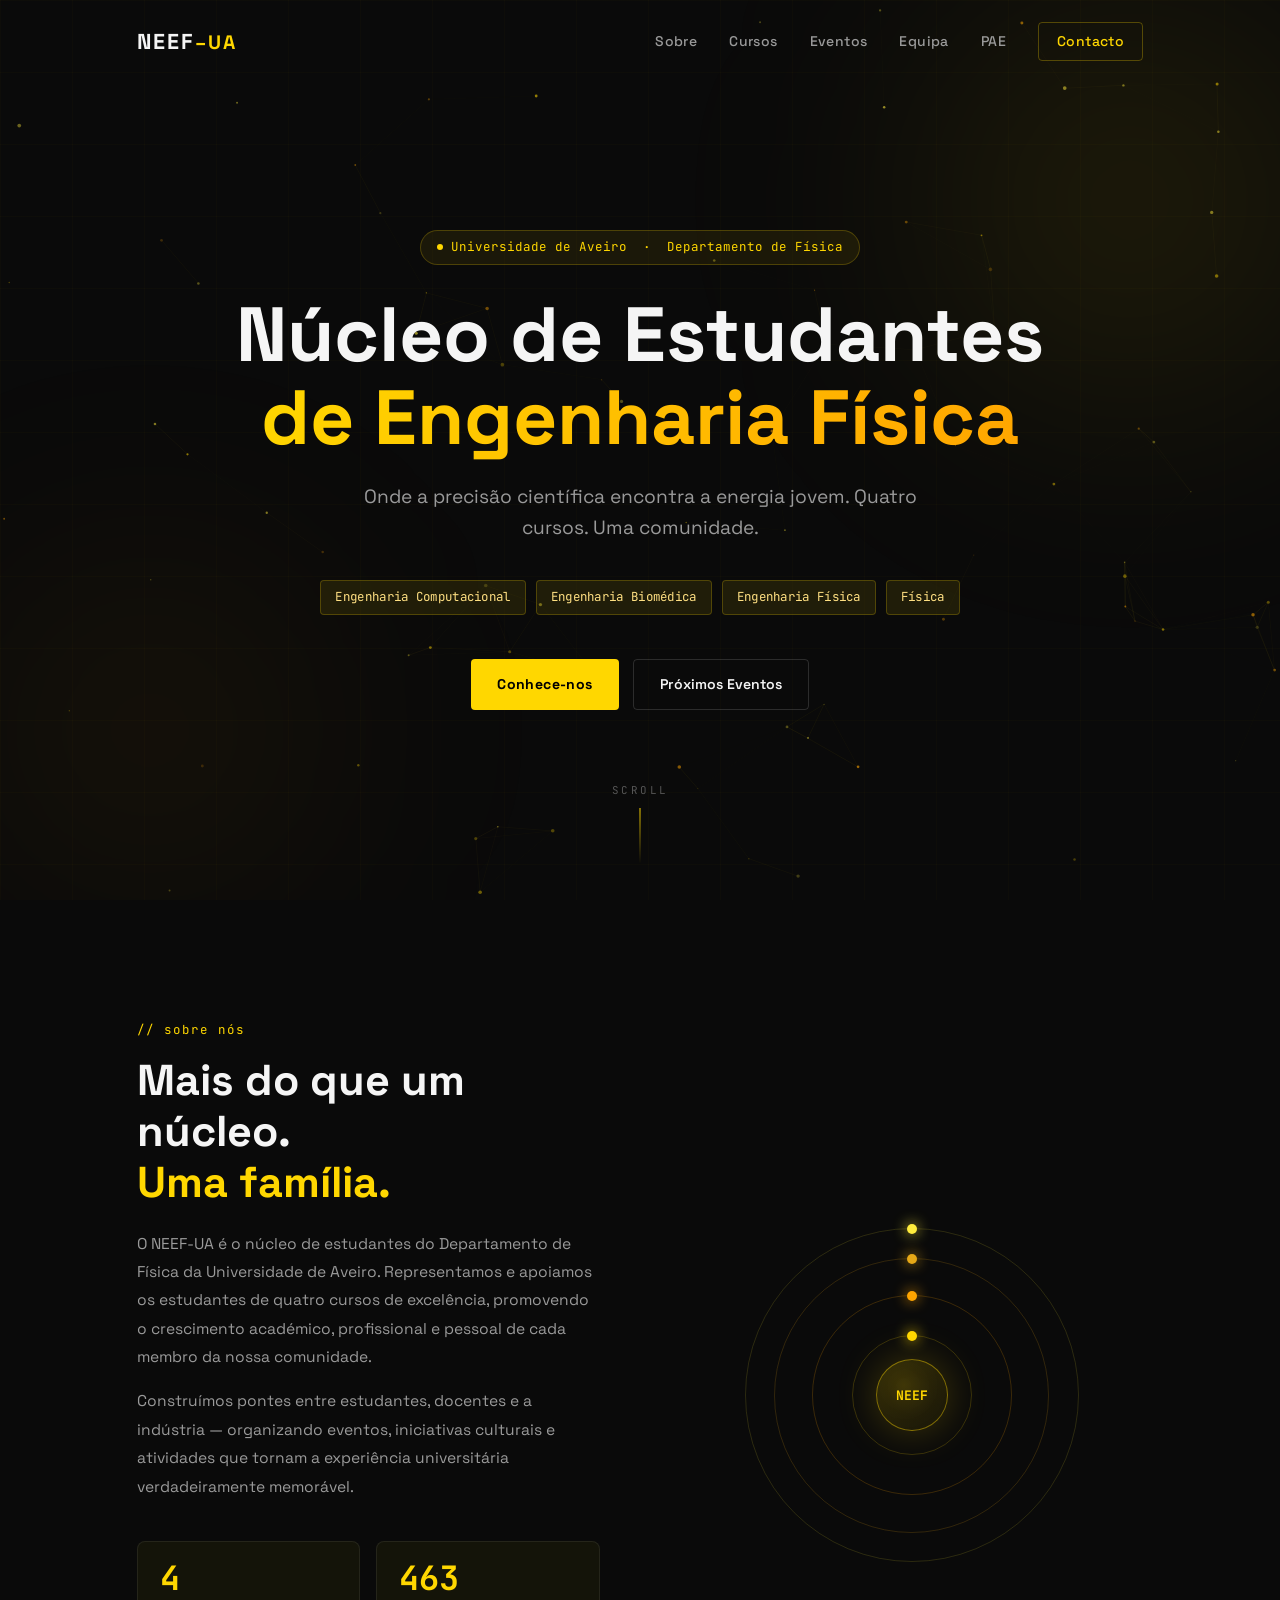
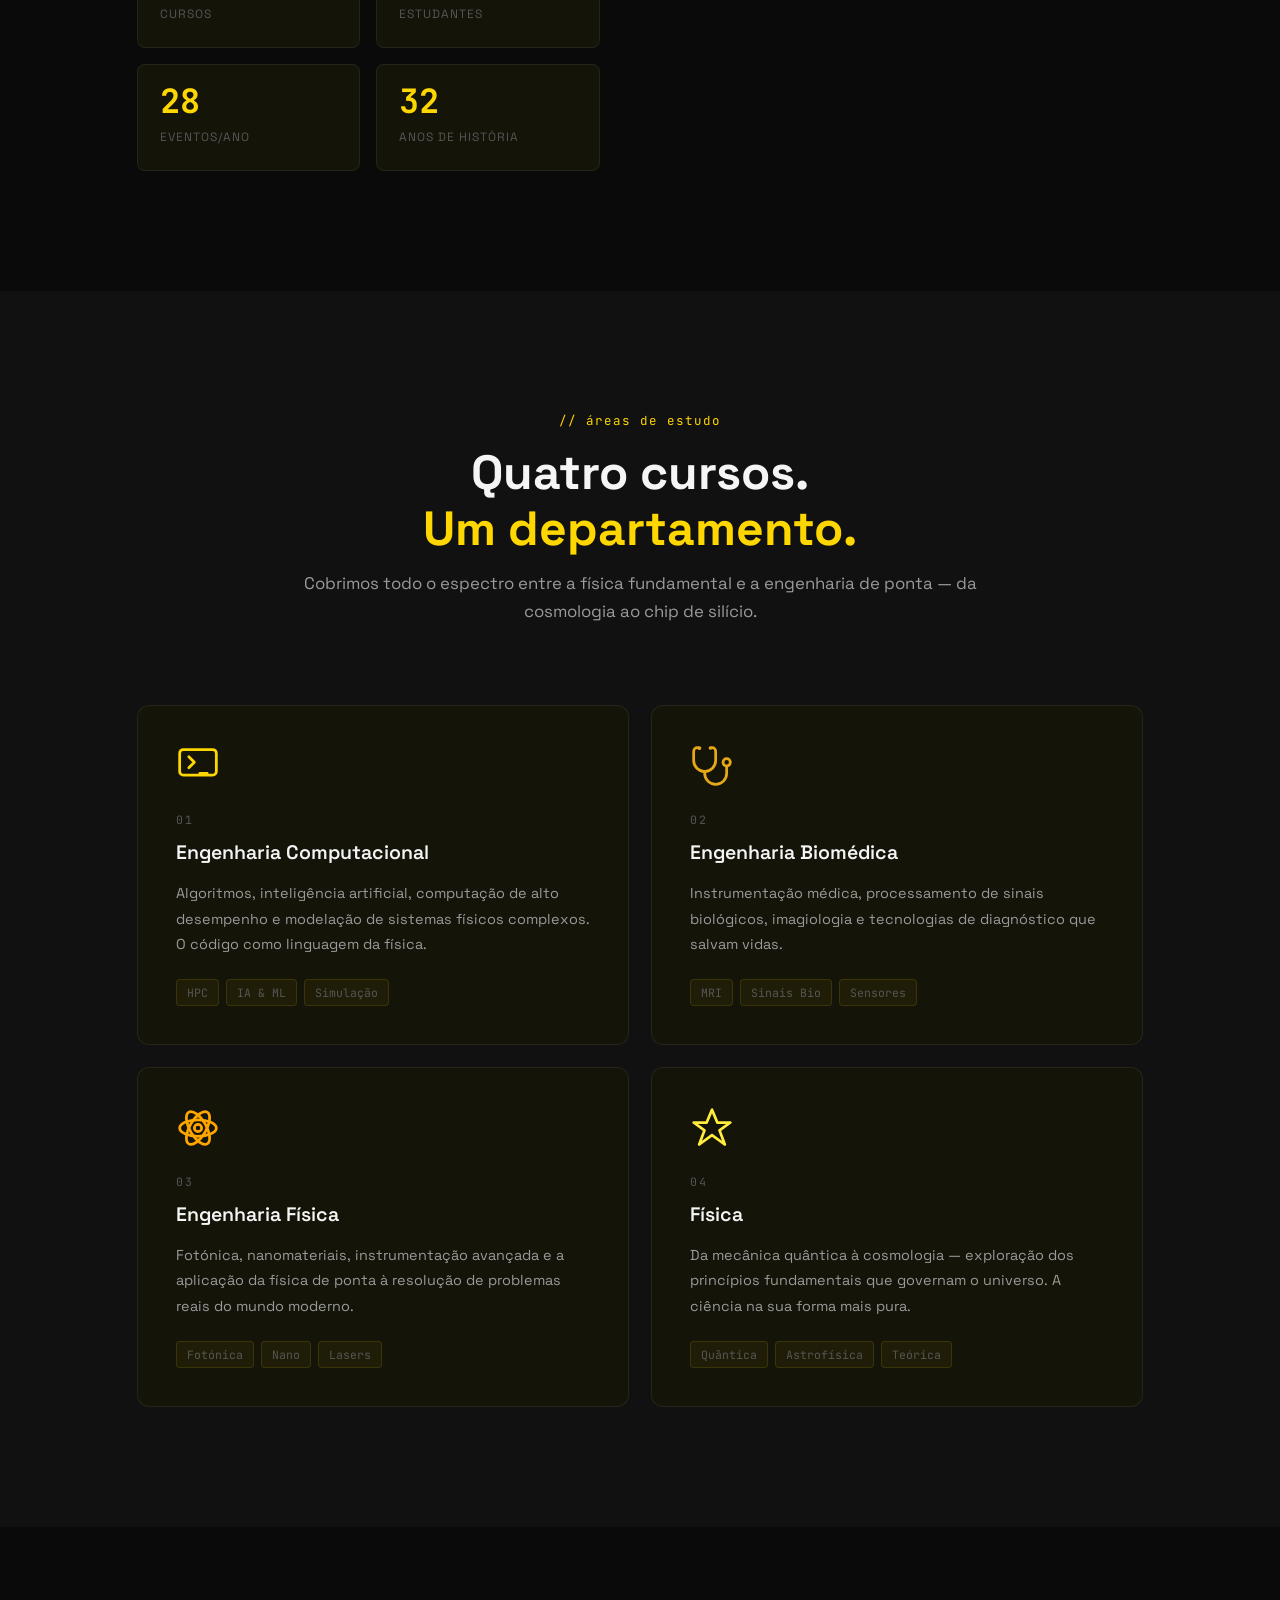
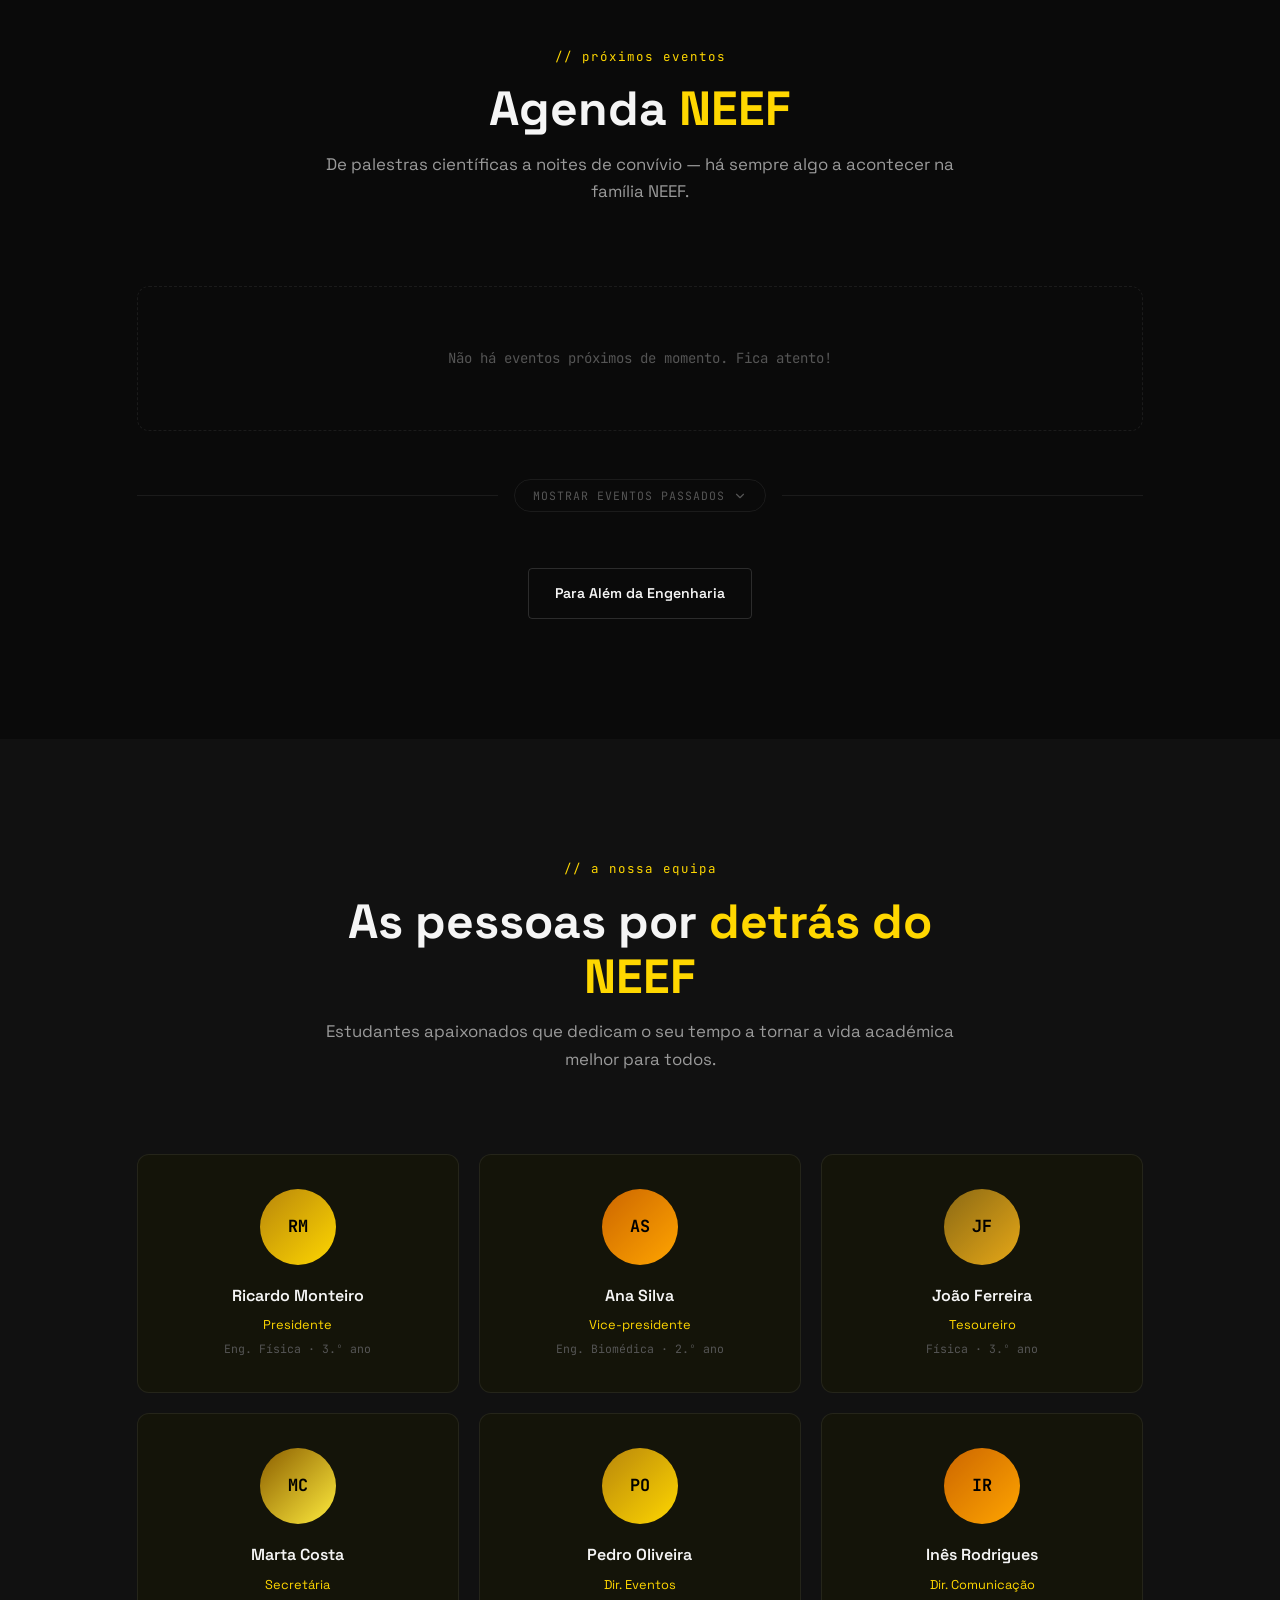
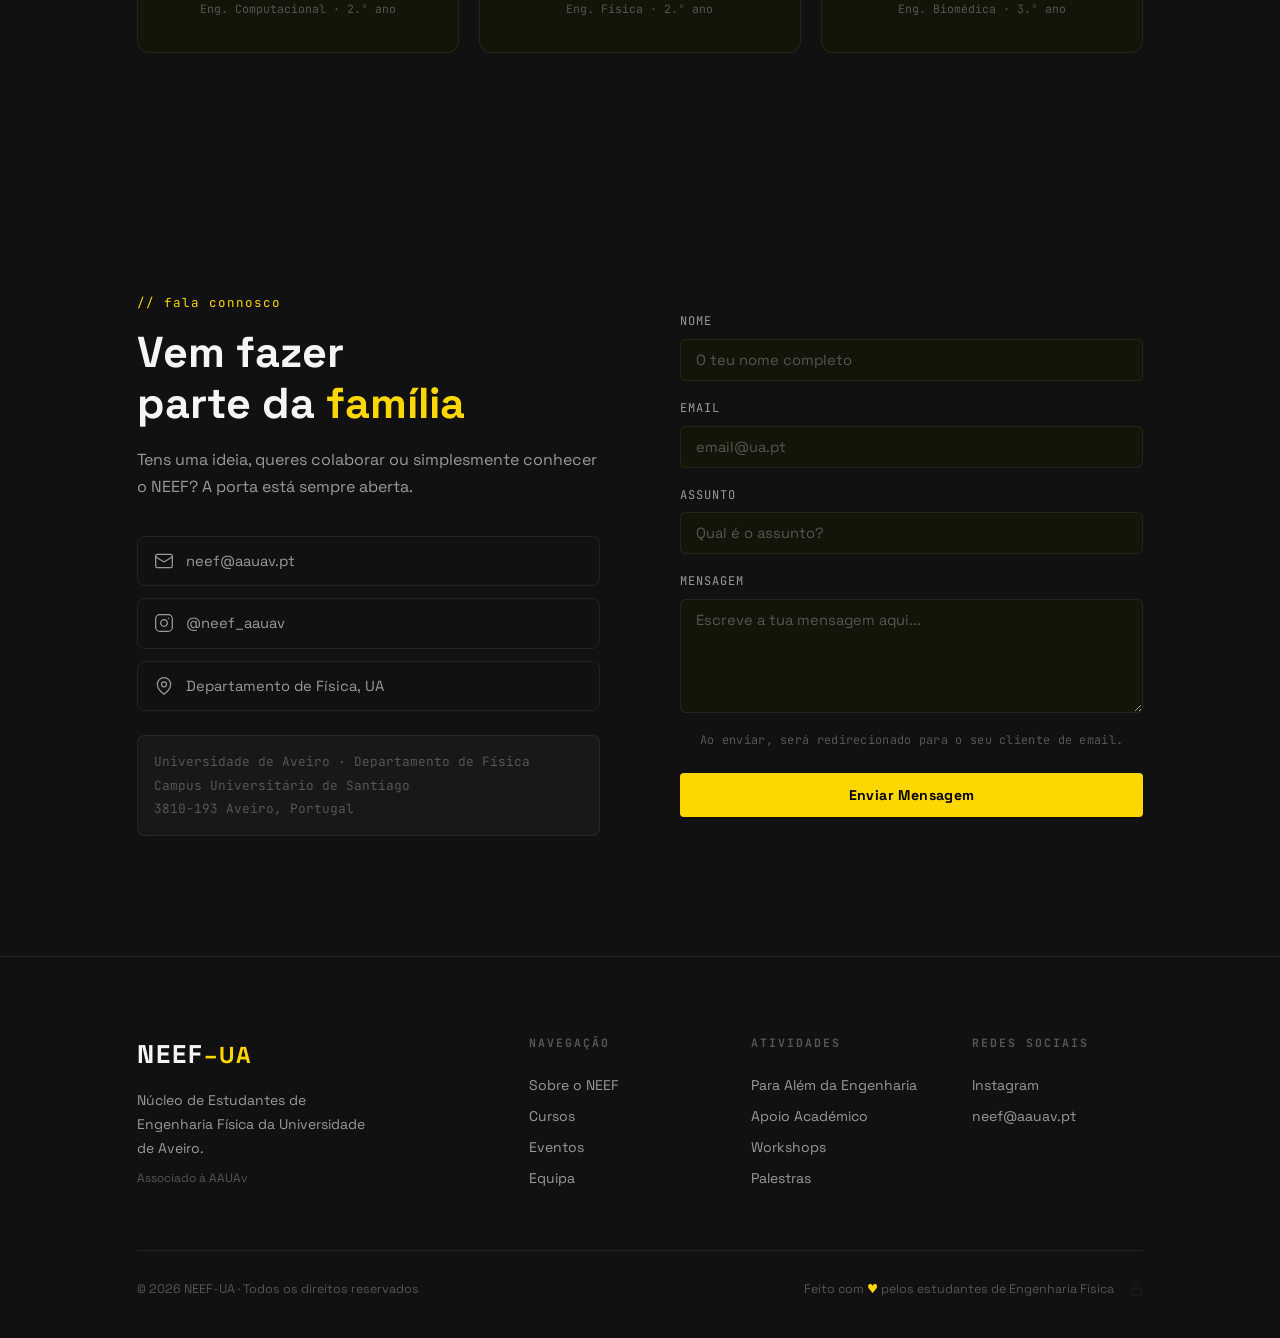
<file: index.html>
<!DOCTYPE html>
<html lang="pt">
<head>
    <meta charset="UTF-8">
    <meta name="viewport" content="width=device-width, initial-scale=1.0">
    <title>NEEF-UA — Núcleo de Estudantes de Engenharia Física</title>
    <link rel="preconnect" href="https://fonts.googleapis.com">
    <link rel="preconnect" href="https://fonts.gstatic.com" crossorigin>
    <link href="https://fonts.googleapis.com/css2?family=Space+Grotesk:wght@300;400;500;600;700&family=JetBrains+Mono:wght@400;700&display=swap" rel="stylesheet">
    <link rel="stylesheet" href="style.css">
</head>
<body>

    <!-- NAVEGAÇÃO -->
    <nav id="navbar">
        <div class="nav-container">
            <a href="#" class="logo">
                <span class="logo-main">NEEF</span><span class="logo-sub">–UA</span>
            </a>
            <div class="nav-links" id="nav-links">
                <a href="#sobre">Sobre</a>
                <a href="#cursos">Cursos</a>
                <a href="#eventos">Eventos</a>
                <a href="#equipa">Equipa</a>
                <a href="PAE.html">PAE</a>
                <a href="#contacto" class="nav-cta">Contacto</a>
            </div>
            <button class="hamburger" id="hamburger" aria-label="Abrir menu">
                <span></span><span></span><span></span>
            </button>
        </div>
    </nav>

    <!-- HERO -->
    <section id="hero">
        <canvas id="particle-canvas"></canvas>
        <div class="hero-glow hero-glow-1"></div>
        <div class="hero-glow hero-glow-2"></div>
        <div class="hero-content">
            <div class="hero-badge">
                <span class="badge-dot"></span>
                Universidade de Aveiro &nbsp;·&nbsp; Departamento de Física
            </div>
            <h1>
                Núcleo de Estudantes<br>
                <span class="gradient-text">de Engenharia Física</span>
            </h1>
            <p class="hero-subtitle">
                Onde a precisão científica encontra a energia jovem.
                Quatro cursos. Uma comunidade.
            </p>
            <div class="hero-courses">
                <span class="course-tag">Engenharia Computacional</span>
                <span class="course-tag">Engenharia Biomédica</span>
                <span class="course-tag">Engenharia Física</span>
                <span class="course-tag">Física</span>
            </div>
            <div class="hero-btns">
                <a href="#sobre" class="btn-primary">Conhece-nos</a>
                <a href="#eventos" class="btn-ghost">Próximos Eventos</a>
            </div>
        </div>
        <div class="hero-scroll">
            <span>scroll</span>
            <div class="scroll-line"></div>
        </div>
    </section>

    <!-- SOBRE -->
    <section id="sobre" class="section">
        <div class="container">
            <div class="about-grid">
                <div class="about-text fade-in">
                    <span class="section-label">// sobre nós</span>
                    <h2>Mais do que um núcleo.<br><span class="accent">Uma família.</span></h2>
                    <p>O NEEF-UA é o núcleo de estudantes do Departamento de Física da Universidade de Aveiro. Representamos e apoiamos os estudantes de quatro cursos de excelência, promovendo o crescimento académico, profissional e pessoal de cada membro da nossa comunidade.</p>
                    <p>Construímos pontes entre estudantes, docentes e a indústria — organizando eventos, iniciativas culturais e atividades que tornam a experiência universitária verdadeiramente memorável.</p>
                    <div class="about-stats">
                        <div class="stat">
                            <span class="stat-number" data-target="4">0</span>
                            <span class="stat-label">Cursos</span>
                        </div>
                        <div class="stat">
                            <span class="stat-number" data-target="500">0</span>
                            <span class="stat-label">Estudantes</span>
                        </div>
                        <div class="stat">
                            <span class="stat-number" data-target="30">0</span>
                            <span class="stat-label">Eventos/ano</span>
                        </div>
                        <div class="stat">
                            <span class="stat-number" data-target="35">0</span>
                            <span class="stat-label">Anos de história</span>
                        </div>
                    </div>
                </div>
                <div class="about-visual fade-in delay-2">
                    <div class="orbital-diagram">
                        <div class="orbit orbit-1">
                            <div class="electron e-blue"></div>
                        </div>
                        <div class="orbit orbit-2">
                            <div class="electron e-purple"></div>
                        </div>
                        <div class="orbit orbit-3">
                            <div class="electron e-green"></div>
                        </div>
                        <div class="orbit orbit-4">
                            <div class="electron e-amber"></div>
                        </div>
                        <div class="nucleus-core">
                            <span>NEEF</span>
                        </div>
                    </div>
                </div>
            </div>
        </div>
    </section>

    <!-- CURSOS -->
    <section id="cursos" class="section section-dark">
        <div class="container">
            <div class="section-header fade-in">
                <span class="section-label">// áreas de estudo</span>
                <h2>Quatro cursos.<br><span class="accent">Um departamento.</span></h2>
                <p>Cobrimos todo o espectro entre a física fundamental e a engenharia de ponta — da cosmologia ao chip de silício.</p>
            </div>
            <div class="courses-grid">
                <div class="course-card fade-in" data-color="blue">
                    <div class="course-icon">
                        <svg viewBox="0 0 24 24" fill="none" stroke="currentColor" stroke-width="1.5" stroke-linecap="round" stroke-linejoin="round">
                            <rect x="2" y="3" width="20" height="14" rx="2"/>
                            <path d="m7 13 3-3-3-3M13 16h4"/>
                        </svg>
                    </div>
                    <span class="course-number">01</span>
                    <h3>Engenharia Computacional</h3>
                    <p>Algoritmos, inteligência artificial, computação de alto desempenho e modelação de sistemas físicos complexos. O código como linguagem da física.</p>
                    <div class="course-tags">
                        <span>HPC</span><span>IA &amp; ML</span><span>Simulação</span>
                    </div>
                </div>
                <div class="course-card fade-in delay-1" data-color="green">
                    <div class="course-icon">
                        <svg viewBox="0 0 24 24" fill="none" stroke="currentColor" stroke-width="1.5" stroke-linecap="round" stroke-linejoin="round">
                            <path d="M4.8 2.3A.3.3 0 1 0 5 2H4a2 2 0 0 0-2 2v5a6 6 0 0 0 6 6v0a6 6 0 0 0 6-6V4a2 2 0 0 0-2-2h-1a.2.2 0 1 0 .3.3"/>
                            <path d="M8 15v1a6 6 0 0 0 6 6v0a6 6 0 0 0 6-6v-4"/>
                            <circle cx="20" cy="10" r="2"/>
                        </svg>
                    </div>
                    <span class="course-number">02</span>
                    <h3>Engenharia Biomédica</h3>
                    <p>Instrumentação médica, processamento de sinais biológicos, imagiologia e tecnologias de diagnóstico que salvam vidas.</p>
                    <div class="course-tags">
                        <span>MRI</span><span>Sinais Bio</span><span>Sensores</span>
                    </div>
                </div>
                <div class="course-card fade-in delay-2" data-color="purple">
                    <div class="course-icon">
                        <svg viewBox="0 0 24 24" fill="none" stroke="currentColor" stroke-width="1.5" stroke-linecap="round" stroke-linejoin="round">
                            <circle cx="12" cy="12" r="2"/>
                            <ellipse cx="12" cy="12" rx="10" ry="4.5"/>
                            <ellipse cx="12" cy="12" rx="10" ry="4.5" transform="rotate(60 12 12)"/>
                            <ellipse cx="12" cy="12" rx="10" ry="4.5" transform="rotate(120 12 12)"/>
                        </svg>
                    </div>
                    <span class="course-number">03</span>
                    <h3>Engenharia Física</h3>
                    <p>Fotónica, nanomateriais, instrumentação avançada e a aplicação da física de ponta à resolução de problemas reais do mundo moderno.</p>
                    <div class="course-tags">
                        <span>Fotónica</span><span>Nano</span><span>Lasers</span>
                    </div>
                </div>
                <div class="course-card fade-in delay-3" data-color="amber">
                    <div class="course-icon">
                        <svg viewBox="0 0 24 24" fill="none" stroke="currentColor" stroke-width="1.5" stroke-linecap="round" stroke-linejoin="round">
                            <path d="M12 2L9.1 9H2l5.9 4.3L5 21l7-5.1L19 21l-2.9-7.7L22 9h-7.1L12 2z"/>
                        </svg>
                    </div>
                    <span class="course-number">04</span>
                    <h3>Física</h3>
                    <p>Da mecânica quântica à cosmologia — exploração dos princípios fundamentais que governam o universo. A ciência na sua forma mais pura.</p>
                    <div class="course-tags">
                        <span>Quântica</span><span>Astrofísica</span><span>Teórica</span>
                    </div>
                </div>
            </div>
        </div>
    </section>

    <!-- EVENTOS -->
    <section id="eventos" class="section">
        <div class="container">
            <div class="section-header fade-in">
                <span class="section-label">// próximos eventos</span>
                <h2>Agenda <span class="accent">NEEF</span></h2>
                <p>De palestras científicas a noites de convívio — há sempre algo a acontecer na família NEEF.</p>
            </div>

            <!-- Upcoming events — rendered dynamically by events.js -->
            <div id="events-upcoming" class="events-grid"></div>

            <!-- Past events — revealed by toggle -->
            <div id="events-past-section" style="display:none">
                <div class="past-toggle-bar">
                    <div class="past-toggle-line"></div>
                    <button id="toggle-past-btn" class="past-toggle-btn">
                        <span>Mostrar eventos passados</span>
                        <svg viewBox="0 0 24 24" fill="none" stroke="currentColor" stroke-width="2" stroke-linecap="round" stroke-linejoin="round" width="14" height="14"><path d="m6 9 6 6 6-6"/></svg>
                    </button>
                    <div class="past-toggle-line"></div>
                </div>
                <div id="events-past" class="events-grid past-events-grid" style="display:none; margin-top:20px"></div>
            </div>

            <div class="section-cta fade-in">
                <a href="PAE.html" class="btn-ghost">Para Além da Engenharia</a>
            </div>
        </div>
    </section>

    <!-- EQUIPA -->
    <section id="equipa" class="section section-dark">
        <div class="container">
            <div class="section-header fade-in">
                <span class="section-label">// a nossa equipa</span>
                <h2>As pessoas por <span class="accent">detrás do NEEF</span></h2>
                <p>Estudantes apaixonados que dedicam o seu tempo a tornar a vida académica melhor para todos.</p>
            </div>
            <div class="team-grid">
                <div class="team-card fade-in">
                    <div class="team-avatar avatar-blue">RM</div>
                    <h4>Ricardo Monteiro</h4>
                    <span class="team-role">Presidente</span>
                    <span class="team-course">Eng. Física · 3.º ano</span>
                </div>
                <div class="team-card fade-in delay-1">
                    <div class="team-avatar avatar-purple">AS</div>
                    <h4>Ana Silva</h4>
                    <span class="team-role">Vice-presidente</span>
                    <span class="team-course">Eng. Biomédica · 2.º ano</span>
                </div>
                <div class="team-card fade-in delay-2">
                    <div class="team-avatar avatar-green">JF</div>
                    <h4>João Ferreira</h4>
                    <span class="team-role">Tesoureiro</span>
                    <span class="team-course">Física · 3.º ano</span>
                </div>
                <div class="team-card fade-in delay-1">
                    <div class="team-avatar avatar-amber">MC</div>
                    <h4>Marta Costa</h4>
                    <span class="team-role">Secretária</span>
                    <span class="team-course">Eng. Computacional · 2.º ano</span>
                </div>
                <div class="team-card fade-in delay-2">
                    <div class="team-avatar avatar-blue">PO</div>
                    <h4>Pedro Oliveira</h4>
                    <span class="team-role">Dir. Eventos</span>
                    <span class="team-course">Eng. Física · 2.º ano</span>
                </div>
                <div class="team-card fade-in delay-3">
                    <div class="team-avatar avatar-purple">IR</div>
                    <h4>Inês Rodrigues</h4>
                    <span class="team-role">Dir. Comunicação</span>
                    <span class="team-course">Eng. Biomédica · 3.º ano</span>
                </div>
            </div>
        </div>
    </section>

    <!-- CONTACTO -->
    <section id="contacto" class="section section-dark">
        <div class="container">
            <div class="contact-grid">
                <div class="contact-info fade-in">
                    <span class="section-label">// fala connosco</span>
                    <h2>Vem fazer<br>parte da <span class="accent">família</span></h2>
                    <p>Tens uma ideia, queres colaborar ou simplesmente conhecer o NEEF? A porta está sempre aberta.</p>
                    <div class="contact-links">
                        <a href="mailto:neef@aauav.pt" class="contact-link">
                            <svg viewBox="0 0 24 24" fill="none" stroke="currentColor" stroke-width="1.5" stroke-linecap="round" stroke-linejoin="round" width="20" height="20"><rect width="20" height="16" x="2" y="4" rx="2"/><path d="m22 7-8.97 5.7a1.94 1.94 0 0 1-2.06 0L2 7"/></svg>
                            neef@aauav.pt
                        </a>
                        <a href="https://www.instagram.com/neef_aauav/" class="contact-link" target="_blank" rel="noopener">
                            <svg viewBox="0 0 24 24" fill="none" stroke="currentColor" stroke-width="1.5" stroke-linecap="round" stroke-linejoin="round" width="20" height="20"><rect width="20" height="20" x="2" y="2" rx="5"/><path d="M16 11.37A4 4 0 1 1 12.63 8 4 4 0 0 1 16 11.37z"/><line x1="17.5" y1="6.5" x2="17.51" y2="6.5"/></svg>
                            @neef_aauav
                        </a>
                        <a href="https://maps.google.com/?q=Departamento+de+F%C3%ADsica+Universidade+de+Aveiro" class="contact-link" target="_blank" rel="noopener">
                            <svg viewBox="0 0 24 24" fill="none" stroke="currentColor" stroke-width="1.5" stroke-linecap="round" stroke-linejoin="round" width="20" height="20"><path d="M20 10c0 6-8 12-8 12s-8-6-8-12a8 8 0 0 1 16 0Z"/><circle cx="12" cy="10" r="3"/></svg>
                            Departamento de Física, UA
                        </a>
                    </div>
                    <div class="contact-address">
                        <p>Universidade de Aveiro · Departamento de Física<br>
                        Campus Universitário de Santiago<br>
                        3810-193 Aveiro, Portugal</p>
                    </div>
                </div>
                <div class="contact-form-wrap fade-in delay-2">
                    <form class="contact-form" novalidate>
                        <div class="form-group">
                            <label for="nome">Nome</label>
                            <input type="text" id="nome" placeholder="O teu nome completo">
                        </div>
                        <div class="form-group">
                            <label for="email">Email</label>
                            <input type="email" id="email" placeholder="email@ua.pt">
                        </div>
                        <div class="form-group">
                            <label for="assunto">Assunto</label>
                            <input type="text" id="assunto" placeholder="Qual é o assunto?">
                        </div>
                        <div class="form-group">
                            <label for="mensagem">Mensagem</label>
                            <textarea id="mensagem" placeholder="Escreve a tua mensagem aqui..." rows="5"></textarea>
                        </div>
                        <p class="contact-note">Ao enviar, será redirecionado para o seu cliente de email.</p>
                        <button type="submit" class="btn-primary btn-full">Enviar Mensagem</button>
                    </form>
                </div>
            </div>
        </div>
    </section>

    <!-- FOOTER -->
    <footer class="footer">
        <div class="container">
            <div class="footer-grid">
                <div class="footer-brand">
                    <div class="logo footer-logo">
                        <span class="logo-main">NEEF</span><span class="logo-sub">–UA</span>
                    </div>
                    <p>Núcleo de Estudantes de Engenharia Física da Universidade de Aveiro.</p>
                    <p class="footer-sub">Associado à AAUAv</p>
                </div>
                <div class="footer-col">
                    <h5>Navegação</h5>
                    <a href="#sobre">Sobre o NEEF</a>
                    <a href="#cursos">Cursos</a>
                    <a href="#eventos">Eventos</a>
                    <a href="#equipa">Equipa</a>
                </div>
                <div class="footer-col">
                    <h5>Atividades</h5>
                    <a href="PAE.html">Para Além da Engenharia</a>
                    <a href="#">Apoio Académico</a>
                    <a href="#">Workshops</a>
                    <a href="#">Palestras</a>
                </div>
                <div class="footer-col">
                    <h5>Redes Sociais</h5>
                    <a href="https://www.instagram.com/neef_aauav/" target="_blank" rel="noopener">Instagram</a>
                    <a href="mailto:neef@aauav.pt">neef@aauav.pt</a>
                </div>
            </div>
            <div class="footer-bottom">
                <p>© 2026 NEEF-UA · Todos os direitos reservados</p>
                <div class="footer-bottom-end">
                    <p class="footer-credit">Feito com <span class="heart">♥</span> pelos estudantes de Engenharia Física</p>
                    <a href="admin-login.html" class="footer-admin-link" aria-label="Área de administração" title="Administração">
                        <svg viewBox="0 0 24 24" fill="none" stroke="currentColor" stroke-width="1.5" stroke-linecap="round" stroke-linejoin="round" width="13" height="13"><rect width="18" height="11" x="3" y="11" rx="2"/><path d="M7 11V7a5 5 0 0 1 10 0v4"/></svg>
                    </a>
                </div>
            </div>
        </div>
    </footer>

    <button class="back-to-top" id="backToTop" aria-label="Voltar ao topo">
        <svg viewBox="0 0 24 24" fill="none" stroke="currentColor" stroke-width="2.5" stroke-linecap="round" stroke-linejoin="round" width="18" height="18"><path d="m18 15-6-6-6 6"/></svg>
    </button>

    <script src="events.js"></script>
    <script src="main.js"></script>
</body>
</html>
</file>
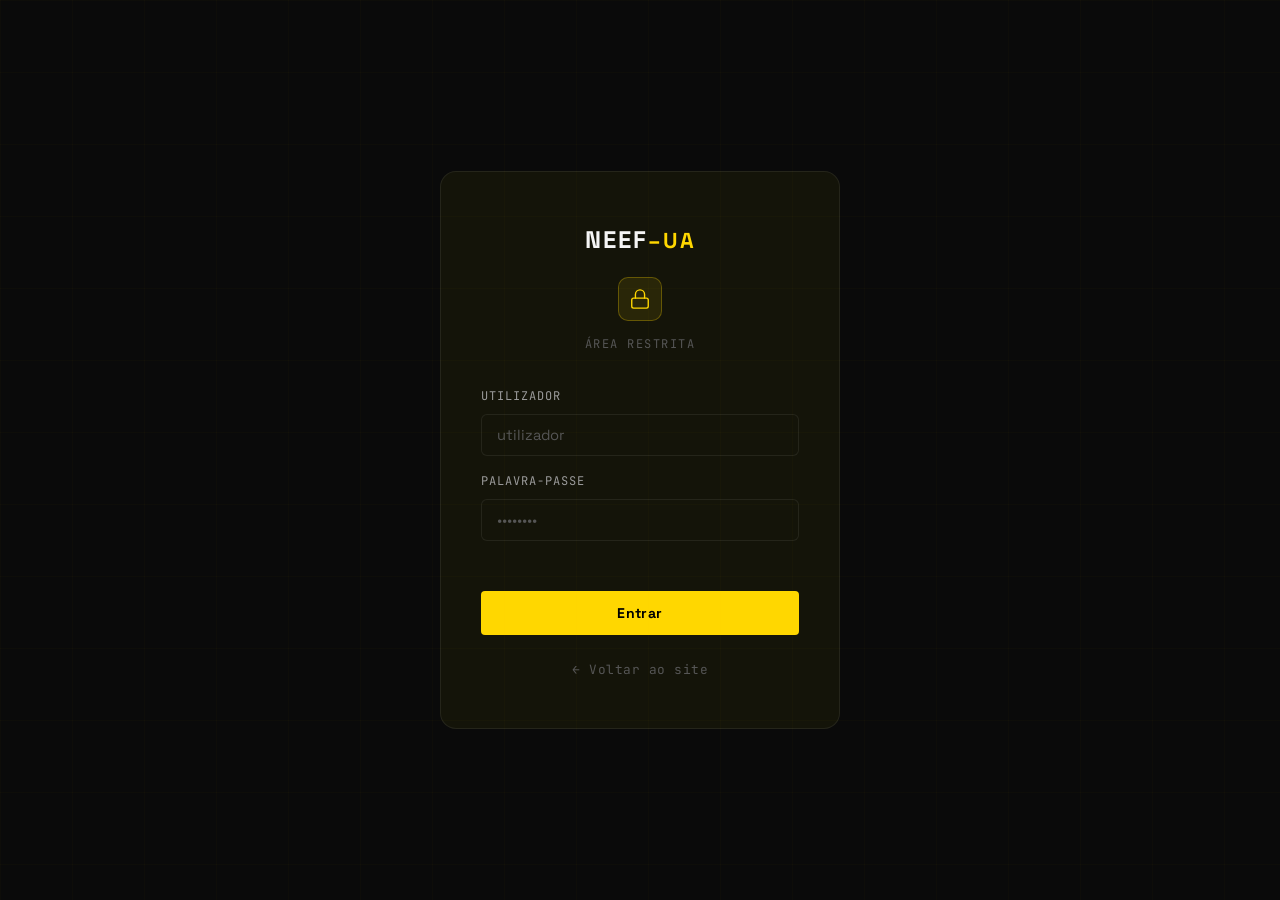
<file: admin-login.html>
<!DOCTYPE html>
<html lang="pt">
<head>
    <meta charset="UTF-8">
    <meta name="viewport" content="width=device-width, initial-scale=1.0">
    <title>Acesso — NEEF-UA</title>
    <link rel="preconnect" href="https://fonts.googleapis.com">
    <link rel="preconnect" href="https://fonts.gstatic.com" crossorigin>
    <link href="https://fonts.googleapis.com/css2?family=Space+Grotesk:wght@300;400;500;600;700&family=JetBrains+Mono:wght@400;700&display=swap" rel="stylesheet">
    <link rel="stylesheet" href="style.css">
    <link rel="stylesheet" href="admin.css">
    <script>
        /* Redirect immediately if already authenticated */
        if (sessionStorage.getItem('neef_admin')) {
            window.location.replace('admin.html');
        }
    </script>
</head>
<body class="admin-login-body">

    <div class="login-wrapper">
        <div class="login-card" id="login-card">

            <div class="login-header">
                <a href="index.html" class="logo">
                    <span class="logo-main">NEEF</span><span class="logo-sub">–UA</span>
                </a>
                <div class="login-lock-icon">
                    <svg viewBox="0 0 24 24" fill="none" stroke="currentColor" stroke-width="1.5" stroke-linecap="round" stroke-linejoin="round" width="22" height="22">
                        <rect width="18" height="11" x="3" y="11" rx="2"/>
                        <path d="M7 11V7a5 5 0 0 1 10 0v4"/>
                    </svg>
                </div>
                <p class="login-subtitle">Área restrita</p>
            </div>

            <form id="login-form" class="login-form" autocomplete="off" novalidate>
                <div class="form-group">
                    <label for="l-user">Utilizador</label>
                    <input type="text" id="l-user" placeholder="utilizador" autocomplete="username" spellcheck="false">
                </div>
                <div class="form-group">
                    <label for="l-pass">Palavra-passe</label>
                    <input type="password" id="l-pass" placeholder="••••••••" autocomplete="current-password">
                </div>
                <p id="login-error" class="login-error" aria-live="polite"></p>
                <button type="submit" class="btn-primary btn-full login-submit-btn">Entrar</button>
            </form>

            <a href="index.html" class="login-back">← Voltar ao site</a>

        </div>
    </div>

    <script>
        document.getElementById('login-form').addEventListener('submit', function (e) {
            e.preventDefault();
            const user  = document.getElementById('l-user').value.trim();
            const pass  = document.getElementById('l-pass').value;
            const errEl = document.getElementById('login-error');
            const card  = document.getElementById('login-card');

            if (user === 'admin' && pass === 'admin') {
                sessionStorage.setItem('neef_admin', '1');
                window.location.replace('admin.html');
            } else {
                errEl.textContent = 'Credenciais inválidas. Tenta novamente.';
                card.classList.remove('shake');
                /* force reflow so animation restarts */
                void card.offsetWidth;
                card.classList.add('shake');
                document.getElementById('l-pass').value = '';
                document.getElementById('l-pass').focus();
            }
        });

        /* Clear error on input */
        ['l-user', 'l-pass'].forEach(id => {
            document.getElementById(id).addEventListener('input', () => {
                document.getElementById('login-error').textContent = '';
            });
        });
    </script>
</body>
</html>
</file>
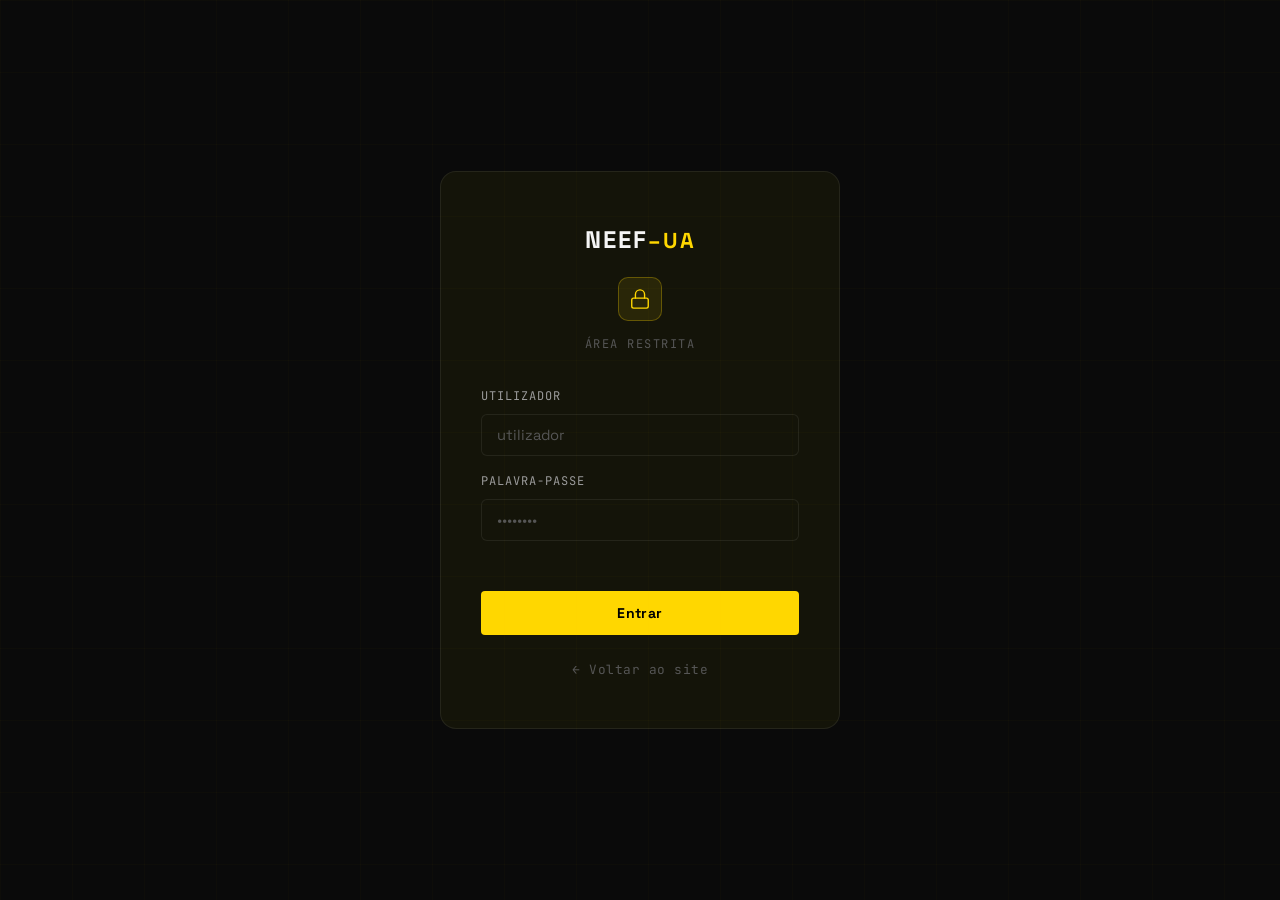
<file: admin.html>
<!DOCTYPE html>
<html lang="pt">
<head>
    <meta charset="UTF-8">
    <meta name="viewport" content="width=device-width, initial-scale=1.0">
    <title>Painel Admin — NEEF-UA</title>
    <link rel="preconnect" href="https://fonts.googleapis.com">
    <link rel="preconnect" href="https://fonts.gstatic.com" crossorigin>
    <link href="https://fonts.googleapis.com/css2?family=Space+Grotesk:wght@300;400;500;600;700&family=JetBrains+Mono:wght@400;700&display=swap" rel="stylesheet">
    <link rel="stylesheet" href="style.css">
    <link rel="stylesheet" href="admin.css">
    <script>
        /* Auth guard — runs before anything renders */
        if (!sessionStorage.getItem('neef_admin')) {
            window.location.replace('admin-login.html');
        }
    </script>
</head>
<body class="admin-body">

    <!-- ═══ ADMIN HEADER ══════════════════════════════════ -->
    <header class="admin-header">
        <div class="admin-header-inner">
            <div class="admin-header-left">
                <a href="index.html" class="logo admin-logo">
                    <span class="logo-main">NEEF</span><span class="logo-sub">–UA</span>
                </a>
                <span class="admin-breadcrumb-sep">/</span>
                <span class="admin-breadcrumb">Painel de Administração</span>
            </div>
            <div class="admin-header-right">
                <a href="index.html" class="btn-ghost admin-btn-sm">
                    <svg viewBox="0 0 24 24" fill="none" stroke="currentColor" stroke-width="1.5" stroke-linecap="round" stroke-linejoin="round" width="15" height="15"><path d="m15 18-6-6 6-6"/></svg>
                    Ver site
                </a>
                <button class="admin-logout-btn" id="logout-btn">
                    <svg viewBox="0 0 24 24" fill="none" stroke="currentColor" stroke-width="1.5" stroke-linecap="round" stroke-linejoin="round" width="15" height="15"><path d="M9 21H5a2 2 0 0 1-2-2V5a2 2 0 0 1 2-2h4"/><polyline points="16 17 21 12 16 7"/><line x1="21" y1="12" x2="9" y2="12"/></svg>
                    Terminar sessão
                </button>
            </div>
        </div>
    </header>

    <!-- ═══ MAIN CONTENT ══════════════════════════════════ -->
    <main class="admin-main">
        <div class="admin-container">

            <!-- Toolbar -->
            <div class="admin-toolbar">
                <div class="admin-toolbar-left">
                    <h1 class="admin-page-title">Eventos</h1>
                    <div class="admin-stats-chips">
                        <span class="admin-stat-chip">
                            <span id="stats-total">0</span> total
                        </span>
                        <span class="admin-stat-chip chip-upcoming">
                            <span id="stats-upcoming">0</span> próximos
                        </span>
                        <span class="admin-stat-chip chip-past">
                            <span id="stats-past">0</span> passados
                        </span>
                    </div>
                </div>
                <button class="btn-primary admin-add-btn" id="add-event-btn">
                    <svg viewBox="0 0 24 24" fill="none" stroke="currentColor" stroke-width="2.5" stroke-linecap="round" stroke-linejoin="round" width="15" height="15"><path d="M12 5v14M5 12h14"/></svg>
                    Novo Evento
                </button>
            </div>

            <!-- Filter tabs -->
            <div class="admin-filter-tabs" role="tablist">
                <button class="filter-tab active" data-filter="all" role="tab">Todos</button>
                <button class="filter-tab" data-filter="upcoming" role="tab">Próximos</button>
                <button class="filter-tab" data-filter="past" role="tab">Passados</button>
            </div>

            <!-- Events list -->
            <div id="admin-events-list" class="admin-events-list">
                <!-- rendered by admin.js -->
            </div>

        </div>
    </main>

    <!-- ═══ FORM PANEL ════════════════════════════════════ -->
    <!-- Overlay backdrop -->
    <div class="panel-overlay" id="panel-overlay"></div>

    <!-- Slide-in panel -->
    <aside class="form-panel" id="event-form-panel" aria-label="Formulário de evento">
        <div class="form-panel-header">
            <h2 id="form-panel-title">Novo Evento</h2>
            <button class="form-panel-close" id="form-panel-close" aria-label="Fechar painel">
                <svg viewBox="0 0 24 24" fill="none" stroke="currentColor" stroke-width="2" stroke-linecap="round" stroke-linejoin="round" width="18" height="18"><path d="M18 6 6 18M6 6l12 12"/></svg>
            </button>
        </div>

        <div class="form-panel-body">
            <form id="event-form" novalidate>

                <div class="form-group">
                    <label for="f-title">Título <span class="req">*</span></label>
                    <input type="text" id="f-title" placeholder="Nome do evento" required>
                </div>

                <div class="form-row-2">
                    <div class="form-group">
                        <label for="f-date">Data <span class="req">*</span></label>
                        <input type="date" id="f-date" required>
                    </div>
                    <div class="form-group">
                        <label for="f-time">Hora <span class="req">*</span></label>
                        <input type="time" id="f-time" required>
                    </div>
                </div>

                <div class="form-group">
                    <label for="f-location">Local <span class="req">*</span></label>
                    <input type="text" id="f-location" placeholder="Ex: Anfiteatro IV, DFis" required>
                </div>

                <div class="form-group">
                    <label for="f-category">Categoria</label>
                    <select id="f-category">
                        <option value="Palestra">Palestra</option>
                        <option value="Workshop">Workshop</option>
                        <option value="Visita">Visita</option>
                        <option value="Convívio">Convívio</option>
                        <option value="Outro">Outro</option>
                    </select>
                </div>

                <div class="form-group">
                    <label for="f-description">Descrição <span class="req">*</span></label>
                    <textarea id="f-description" rows="4" placeholder="Descreve o evento em detalhe..." required></textarea>
                </div>

                <div class="form-group">
                    <label for="f-image">URL da Imagem <span class="form-optional">(opcional)</span></label>
                    <input type="url" id="f-image" placeholder="https://exemplo.com/imagem.jpg">
                </div>

                <div class="form-panel-actions">
                    <button type="button" class="btn-ghost" id="form-cancel-btn">Cancelar</button>
                    <button type="submit" class="btn-primary" id="form-submit-btn">Adicionar Evento</button>
                </div>

            </form>
        </div>
    </aside>

    <!-- ═══ TOAST NOTIFICATION ════════════════════════════ -->
    <div class="admin-toast" id="admin-toast" role="status" aria-live="polite"></div>

    <script src="events.js"></script>
    <script src="admin.js"></script>
</body>
</html>
</file>
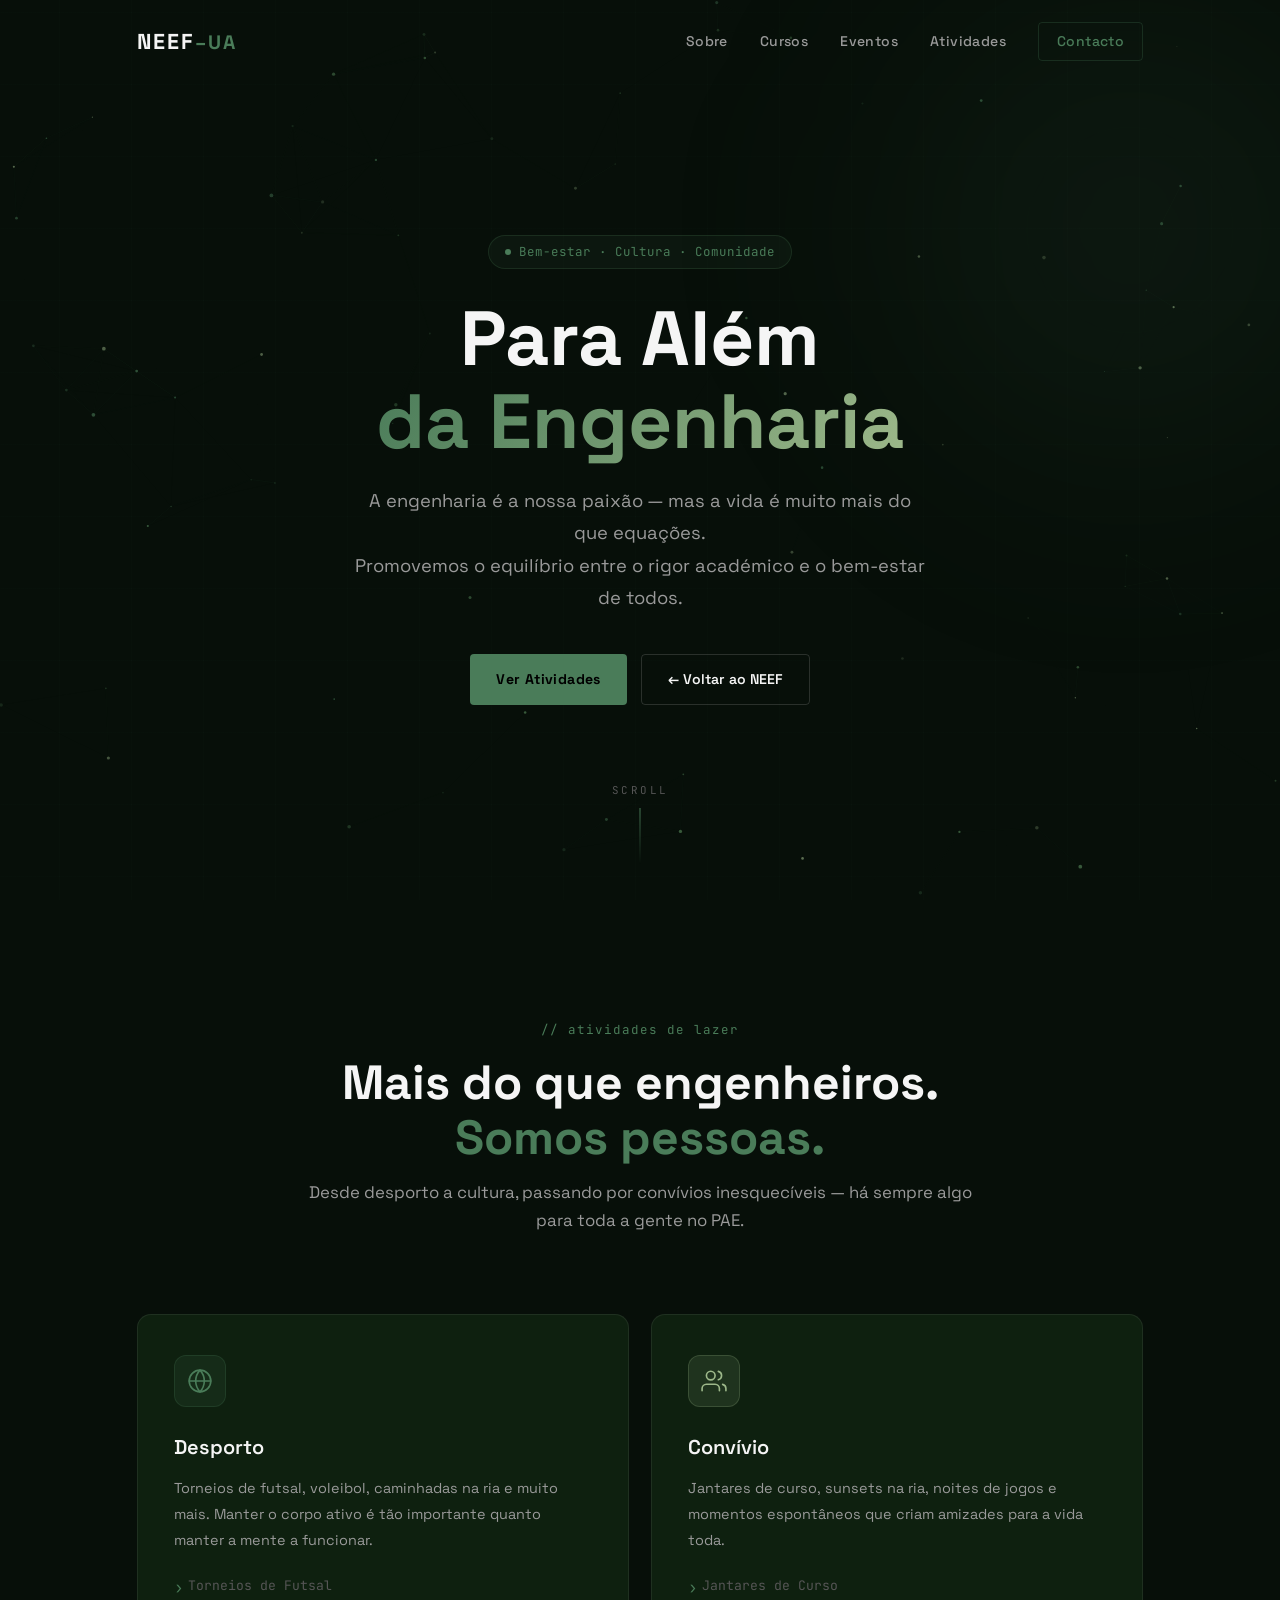
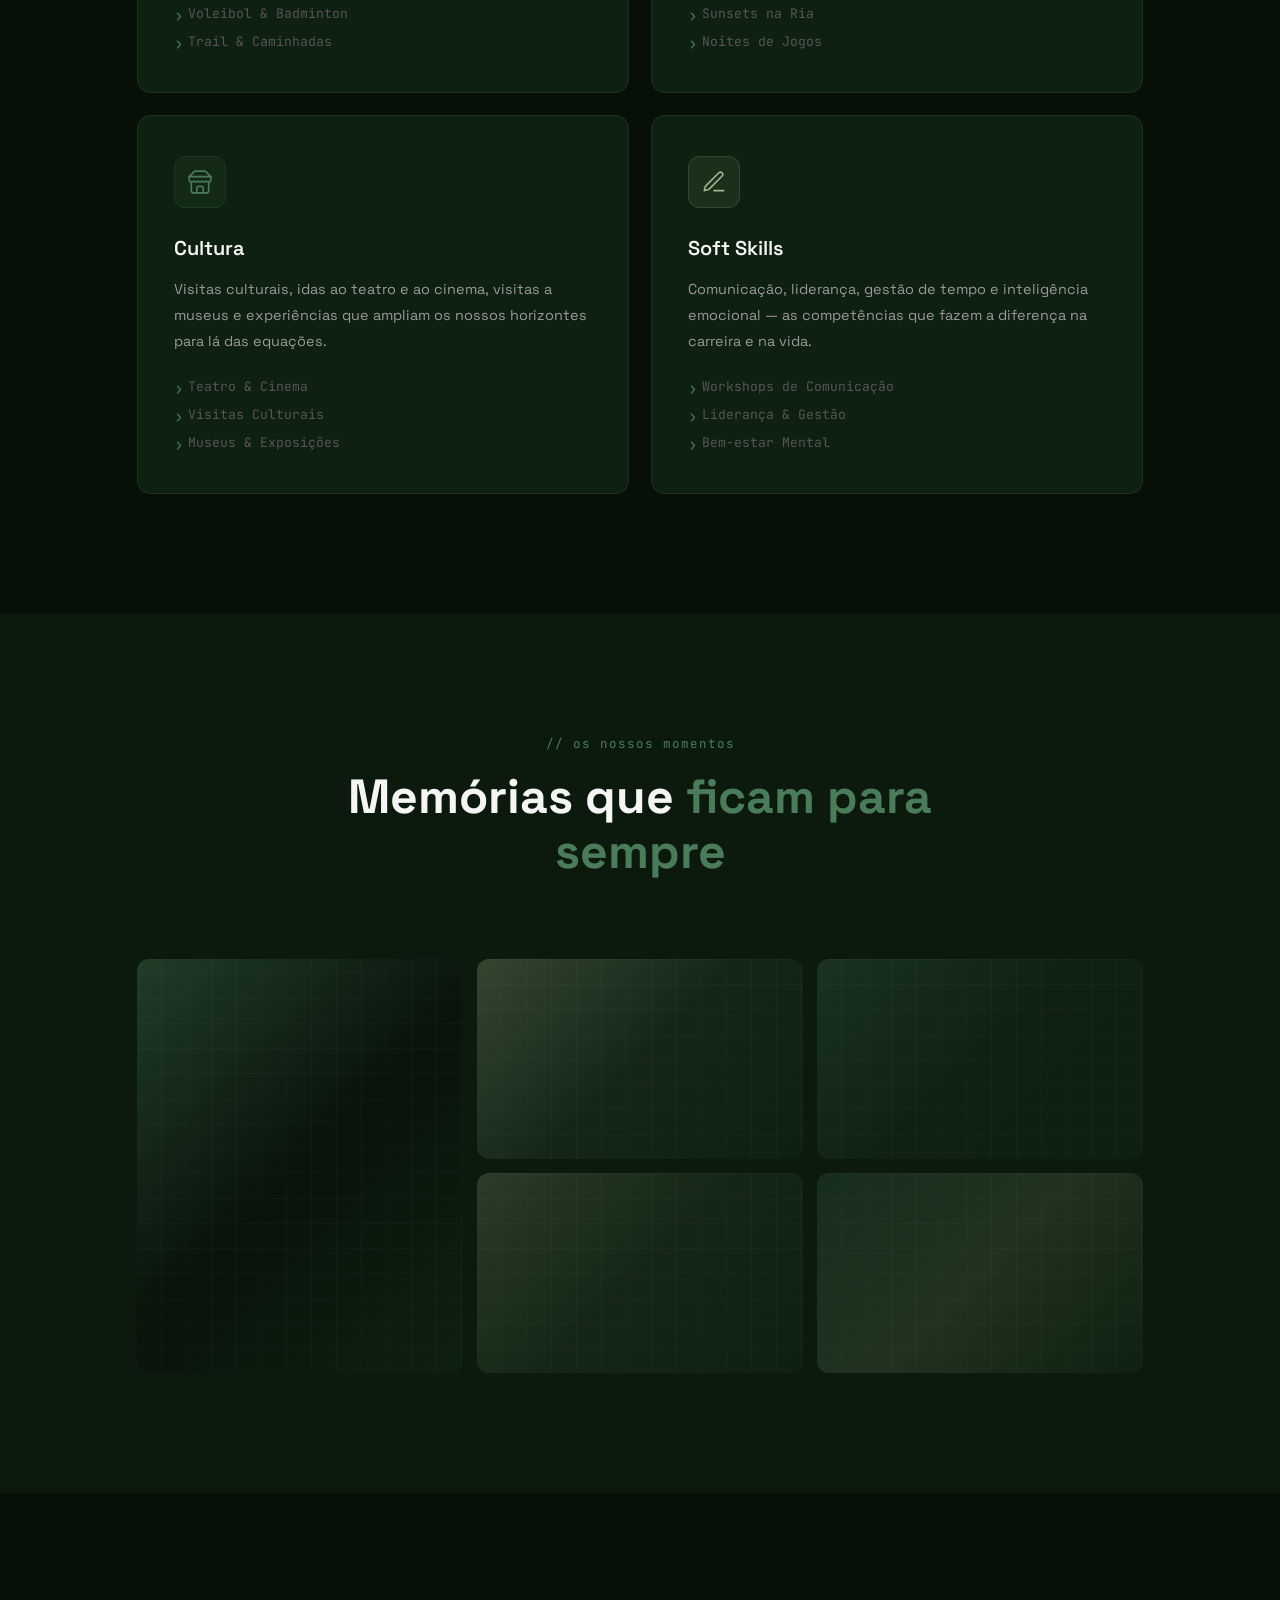
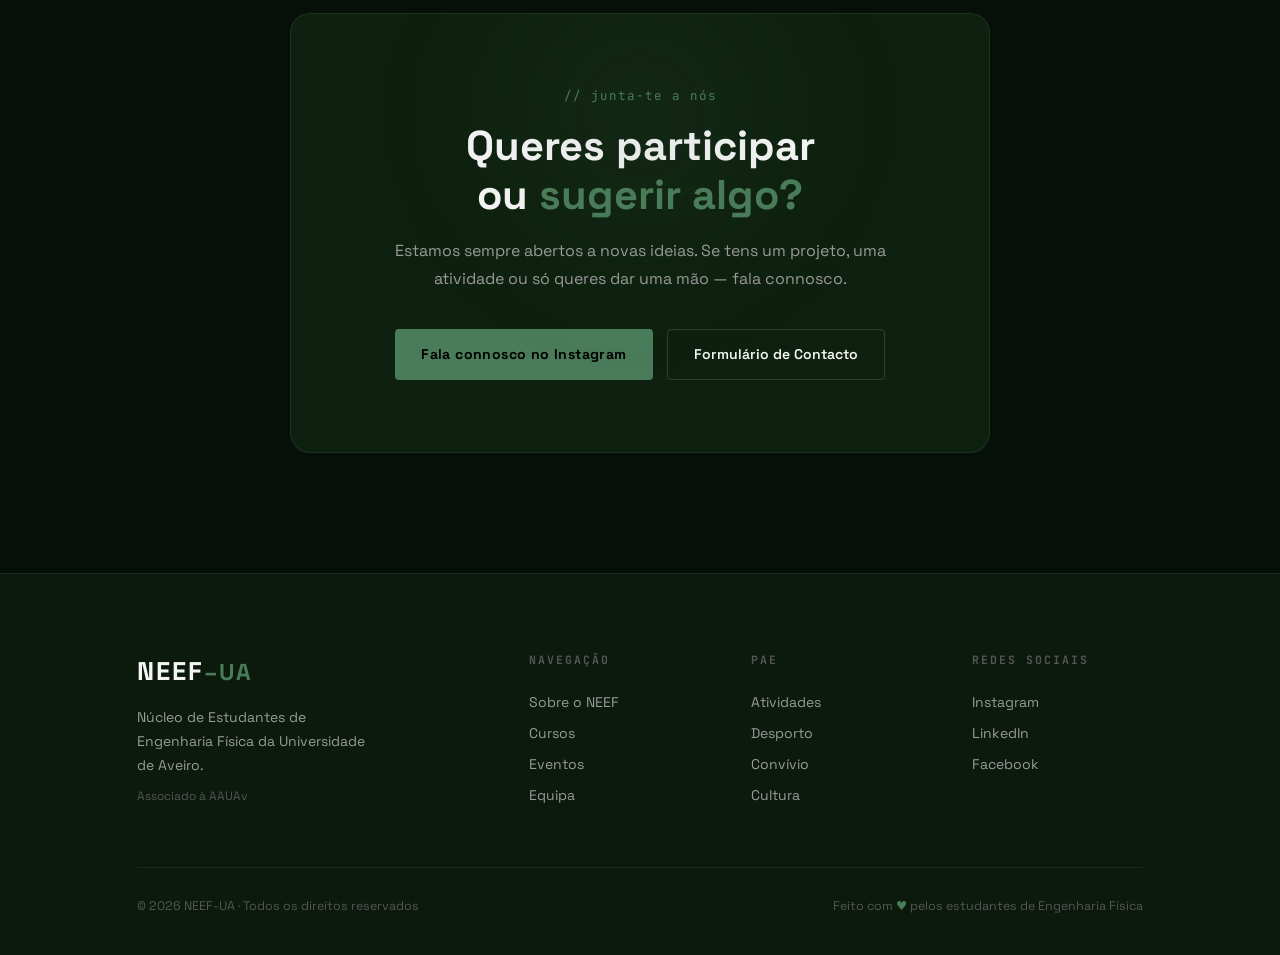
<file: PAE.html>
<!DOCTYPE html>
<html lang="pt">
<head>
    <meta charset="UTF-8">
    <meta name="viewport" content="width=device-width, initial-scale=1.0">
    <title>PAE — Para Além da Engenharia · NEEF-UA</title>
    <link rel="preconnect" href="https://fonts.googleapis.com">
    <link rel="preconnect" href="https://fonts.gstatic.com" crossorigin>
    <link href="https://fonts.googleapis.com/css2?family=Space+Grotesk:wght@300;400;500;600;700&family=JetBrains+Mono:wght@400;700&display=swap" rel="stylesheet">
    <link rel="stylesheet" href="style.css">
    <link rel="stylesheet" href="pae.css">
</head>
<body class="pae-body">

    <!-- NAVEGAÇÃO -->
    <nav id="navbar">
        <div class="nav-container">
            <a href="index.html" class="logo">
                <span class="logo-main">NEEF</span><span class="logo-sub">–UA</span>
            </a>
            <div class="nav-links" id="nav-links">
                <a href="index.html#sobre">Sobre</a>
                <a href="index.html#cursos">Cursos</a>
                <a href="index.html#eventos">Eventos</a>
                <a href="#atividades">Atividades</a>
                <a href="index.html#contacto" class="nav-cta">Contacto</a>
            </div>
            <button class="hamburger" id="hamburger" aria-label="Abrir menu">
                <span></span><span></span><span></span>
            </button>
        </div>
    </nav>

    <!-- HERO PAE -->
    <header class="pae-hero">
        <canvas id="particle-canvas"></canvas>
        <div class="pae-hero-glow"></div>
        <div class="pae-hero-content">
            <span class="pae-badge">
                <span class="pae-badge-dot"></span>
                Bem-estar · Cultura · Comunidade
            </span>
            <h1>Para Além<br><span class="pae-gradient">da Engenharia</span></h1>
            <p>A engenharia é a nossa paixão — mas a vida é muito mais do que equações.<br>
            Promovemos o equilíbrio entre o rigor académico e o bem-estar de todos.</p>
            <div class="pae-hero-btns">
                <a href="#atividades" class="btn-primary pae-btn">Ver Atividades</a>
                <a href="index.html" class="btn-ghost">← Voltar ao NEEF</a>
            </div>
        </div>
        <div class="pae-scroll-hint">
            <span>scroll</span>
            <div class="scroll-line pae-scroll-line"></div>
        </div>
    </header>

    <!-- O QUE FAZEMOS -->
    <section id="atividades" class="section pae-section">
        <div class="container">
            <div class="section-header fade-in">
                <span class="section-label pae-label">// atividades de lazer</span>
                <h2>Mais do que engenheiros.<br><span class="pae-accent">Somos pessoas.</span></h2>
                <p>Desde desporto a cultura, passando por convívios inesquecíveis — há sempre algo para toda a gente no PAE.</p>
            </div>

            <div class="pae-activities-grid">
                <div class="pae-card fade-in">
                    <div class="pae-card-icon pae-icon-green">
                        <svg viewBox="0 0 24 24" fill="none" stroke="currentColor" stroke-width="1.5" stroke-linecap="round" stroke-linejoin="round">
                            <circle cx="12" cy="12" r="10"/>
                            <path d="M12 2a15.3 15.3 0 0 1 4 10 15.3 15.3 0 0 1-4 10 15.3 15.3 0 0 1-4-10 15.3 15.3 0 0 1 4-10z"/>
                            <path d="M2 12h20"/>
                        </svg>
                    </div>
                    <h3>Desporto</h3>
                    <p>Torneios de futsal, voleibol, caminhadas na ria e muito mais. Manter o corpo ativo é tão importante quanto manter a mente a funcionar.</p>
                    <ul class="pae-list">
                        <li>Torneios de Futsal</li>
                        <li>Voleibol &amp; Badminton</li>
                        <li>Trail &amp; Caminhadas</li>
                    </ul>
                </div>

                <div class="pae-card fade-in delay-1">
                    <div class="pae-card-icon pae-icon-amber">
                        <svg viewBox="0 0 24 24" fill="none" stroke="currentColor" stroke-width="1.5" stroke-linecap="round" stroke-linejoin="round">
                            <path d="M17 21v-2a4 4 0 0 0-4-4H5a4 4 0 0 0-4 4v2"/>
                            <circle cx="9" cy="7" r="4"/>
                            <path d="M23 21v-2a4 4 0 0 0-3-3.87M16 3.13a4 4 0 0 1 0 7.75"/>
                        </svg>
                    </div>
                    <h3>Convívio</h3>
                    <p>Jantares de curso, sunsets na ria, noites de jogos e momentos espontâneos que criam amizades para a vida toda.</p>
                    <ul class="pae-list">
                        <li>Jantares de Curso</li>
                        <li>Sunsets na Ria</li>
                        <li>Noites de Jogos</li>
                    </ul>
                </div>

                <div class="pae-card fade-in delay-2">
                    <div class="pae-card-icon pae-icon-purple">
                        <svg viewBox="0 0 24 24" fill="none" stroke="currentColor" stroke-width="1.5" stroke-linecap="round" stroke-linejoin="round">
                            <path d="m2 7 4.41-4.41A2 2 0 0 1 7.83 2h8.34a2 2 0 0 1 1.42.59L22 7"/>
                            <path d="M4 12v8a2 2 0 0 0 2 2h12a2 2 0 0 0 2-2v-8"/>
                            <path d="M15 22v-4a2 2 0 0 0-2-2h-2a2 2 0 0 0-2 2v4"/>
                            <path d="M2 7h20"/>
                            <path d="M22 7v3a2 2 0 0 1-2 2v0a2.7 2.7 0 0 1-1.59-.63.7.7 0 0 0-.82 0A2.7 2.7 0 0 1 16 12a2.7 2.7 0 0 1-1.59-.63.7.7 0 0 0-.82 0A2.7 2.7 0 0 1 12 12a2.7 2.7 0 0 1-1.59-.63.7.7 0 0 0-.82 0A2.7 2.7 0 0 1 8 12a2.7 2.7 0 0 1-1.59-.63.7.7 0 0 0-.82 0A2.7 2.7 0 0 1 4 12v0a2 2 0 0 1-2-2V7"/>
                        </svg>
                    </div>
                    <h3>Cultura</h3>
                    <p>Visitas culturais, idas ao teatro e ao cinema, visitas a museus e experiências que ampliam os nossos horizontes para lá das equações.</p>
                    <ul class="pae-list">
                        <li>Teatro &amp; Cinema</li>
                        <li>Visitas Culturais</li>
                        <li>Museus &amp; Exposições</li>
                    </ul>
                </div>

                <div class="pae-card fade-in delay-3">
                    <div class="pae-card-icon pae-icon-blue">
                        <svg viewBox="0 0 24 24" fill="none" stroke="currentColor" stroke-width="1.5" stroke-linecap="round" stroke-linejoin="round">
                            <path d="M12 20h9"/>
                            <path d="M16.5 3.5a2.121 2.121 0 0 1 3 3L7 19l-4 1 1-4L16.5 3.5z"/>
                        </svg>
                    </div>
                    <h3>Soft Skills</h3>
                    <p>Comunicação, liderança, gestão de tempo e inteligência emocional — as competências que fazem a diferença na carreira e na vida.</p>
                    <ul class="pae-list">
                        <li>Workshops de Comunicação</li>
                        <li>Liderança &amp; Gestão</li>
                        <li>Bem-estar Mental</li>
                    </ul>
                </div>
            </div>
        </div>
    </section>

    <!-- GALERIA / MOMENTOS -->
    <section class="pae-moments section">
        <div class="container">
            <div class="section-header fade-in">
                <span class="section-label pae-label">// os nossos momentos</span>
                <h2>Memórias que <span class="pae-accent">ficam para sempre</span></h2>
            </div>
            <div class="moments-grid">
                <div class="moment-card moment-large fade-in">
                    <div class="moment-img moment-img-1"></div>
                    <div class="moment-overlay">
                        <span>Jantar de Curso 2025</span>
                    </div>
                </div>
                <div class="moment-card fade-in delay-1">
                    <div class="moment-img moment-img-2"></div>
                    <div class="moment-overlay">
                        <span>Torneio de Futsal</span>
                    </div>
                </div>
                <div class="moment-card fade-in delay-2">
                    <div class="moment-img moment-img-3"></div>
                    <div class="moment-overlay">
                        <span>Sunset na Ria</span>
                    </div>
                </div>
                <div class="moment-card fade-in delay-1">
                    <div class="moment-img moment-img-4"></div>
                    <div class="moment-overlay">
                        <span>Workshop de Liderança</span>
                    </div>
                </div>
                <div class="moment-card fade-in delay-2">
                    <div class="moment-img moment-img-5"></div>
                    <div class="moment-overlay">
                        <span>Visita Cultural</span>
                    </div>
                </div>
            </div>
        </div>
    </section>

    <!-- CTA -->
    <section class="pae-cta-section section">
        <div class="container">
            <div class="pae-cta-box fade-in">
                <div class="pae-cta-glow"></div>
                <span class="section-label pae-label" style="text-align:center">// junta-te a nós</span>
                <h2>Queres participar<br>ou <span class="pae-accent">sugerir algo?</span></h2>
                <p>Estamos sempre abertos a novas ideias. Se tens um projeto, uma atividade ou só queres dar uma mão — fala connosco.</p>
                <div class="pae-cta-btns">
                    <a href="https://www.instagram.com/neef_aauav/" class="btn-primary pae-btn" target="_blank" rel="noopener">Fala connosco no Instagram</a>
                    <a href="index.html#contacto" class="btn-ghost">Formulário de Contacto</a>
                </div>
            </div>
        </div>
    </section>

    <!-- FOOTER -->
    <footer class="footer">
        <div class="container">
            <div class="footer-grid">
                <div class="footer-brand">
                    <div class="logo footer-logo">
                        <span class="logo-main">NEEF</span><span class="logo-sub">–UA</span>
                    </div>
                    <p>Núcleo de Estudantes de Engenharia Física da Universidade de Aveiro.</p>
                    <p class="footer-sub">Associado à AAUAv</p>
                </div>
                <div class="footer-col">
                    <h5>Navegação</h5>
                    <a href="index.html#sobre">Sobre o NEEF</a>
                    <a href="index.html#cursos">Cursos</a>
                    <a href="index.html#eventos">Eventos</a>
                    <a href="index.html#equipa">Equipa</a>
                </div>
                <div class="footer-col">
                    <h5>PAE</h5>
                    <a href="#atividades">Atividades</a>
                    <a href="#">Desporto</a>
                    <a href="#">Convívio</a>
                    <a href="#">Cultura</a>
                </div>
                <div class="footer-col">
                    <h5>Redes Sociais</h5>
                    <a href="https://www.instagram.com/neef_aauav/" target="_blank" rel="noopener">Instagram</a>
                    <a href="#">LinkedIn</a>
                    <a href="#">Facebook</a>
                </div>
            </div>
            <div class="footer-bottom">
                <p>© 2026 NEEF-UA · Todos os direitos reservados</p>
                <p class="footer-credit">Feito com <span class="heart">♥</span> pelos estudantes de Engenharia Física</p>
            </div>
        </div>
    </footer>

    <button class="back-to-top" id="backToTop" aria-label="Voltar ao topo">
        <svg viewBox="0 0 24 24" fill="none" stroke="currentColor" stroke-width="2.5" stroke-linecap="round" stroke-linejoin="round" width="18" height="18"><path d="m18 15-6-6-6 6"/></svg>
    </button>

    <script src="main.js"></script>
</body>
</html>
</file>
<file: style.css>
/* ============================================================
   NEEF-UA — style.css
   Redesign 2026 · Black & Yellow Identity
   ============================================================ */

/* ── VARIABLES ──────────────────────────────────────────── */
:root {
  /* Backgrounds — near-black with warm tint */
  --bg-0:        #0a0a0a;
  --bg-1:        #111111;
  --bg-2:        #171708;
  --bg-card:     #141409;
  --bg-card-h:   #1e1e0a;

  /* Primary accent: electric yellow */
  --blue:        #FFD700;
  --blue-dim:    rgba(255, 215, 0, 0.09);
  --blue-border: rgba(255, 215, 0, 0.28);
  --blue-glow:   rgba(255, 215, 0, 0.42);

  /* Secondary accents — 4 warm tones for course cards / category tags */
  --purple:      #FFA500;               /* amber-orange  */
  --purple-dim:  rgba(255, 165, 0, 0.09);
  --green:       #E6A817;               /* dark gold     */
  --green-dim:   rgba(230, 168, 23, 0.09);
  --amber:       #FFEC3D;               /* acid yellow   */
  --amber-dim:   rgba(255, 236, 61, 0.09);

  /* Text */
  --text-hi:     #F5F5F5;
  --text-lo:     #9A9A9A;
  --text-muted:  #555555;
  --border:      rgba(255, 255, 255, 0.07);

  --font-sans:   'Space Grotesk', system-ui, sans-serif;
  --font-mono:   'JetBrains Mono', 'Courier New', monospace;

  --ease:        cubic-bezier(0.4, 0, 0.2, 1);
  --t:           0.3s var(--ease);
  --t-slow:      0.7s var(--ease);
}

/* ── RESET ──────────────────────────────────────────────── */
*, *::before, *::after { margin: 0; padding: 0; box-sizing: border-box; }
html { scroll-behavior: smooth; font-size: 16px; }
body {
  background: var(--bg-0);
  color: var(--text-hi);
  font-family: var(--font-sans);
  line-height: 1.65;
  overflow-x: hidden;
}
a { text-decoration: none; transition: var(--t); }
img, svg { max-width: 100%; display: block; }
button { cursor: pointer; font-family: var(--font-sans); }

/* Grid background — fine yellow-tinted lattice */
body::before {
  content: '';
  position: fixed; inset: 0;
  background-image:
    linear-gradient(rgba(255,215,0,.018) 1px, transparent 1px),
    linear-gradient(90deg, rgba(255,215,0,.018) 1px, transparent 1px);
  background-size: 72px 72px;
  pointer-events: none;
  z-index: 0;
}

/* ── CONTAINER ──────────────────────────────────────────── */
.container {
  max-width: 1160px;
  margin: 0 auto;
  padding: 0 6%;
}

/* ============================================================
   NAVEGAÇÃO
   ============================================================ */
#navbar {
  position: fixed; top: 0; left: 0; right: 0;
  z-index: 1000;
  padding: 22px 0;
  transition: padding var(--t), background var(--t), border-color var(--t);
}
#navbar.scrolled {
  padding: 14px 0;
  background: rgba(10, 10, 10, 0.93);
  backdrop-filter: blur(24px);
  -webkit-backdrop-filter: blur(24px);
  border-bottom: 1px solid var(--blue-border);
}

.nav-container {
  max-width: 1160px; margin: 0 auto; padding: 0 6%;
  display: flex; align-items: center; justify-content: space-between;
}

.logo {
  font-size: 1.35rem; font-weight: 700;
  letter-spacing: 2px; color: var(--text-hi);
}
.logo-main { color: var(--text-hi); }
.logo-sub  { color: var(--blue); font-size: 0.9em; }
.footer-logo { font-size: 1.6rem; display: inline-block; margin-bottom: 14px; }

.nav-links {
  display: flex; align-items: center; gap: 32px;
}
.nav-links a {
  color: var(--text-lo); font-size: .875rem;
  font-weight: 500; letter-spacing: .4px;
  position: relative;
}
.nav-links a::after {
  content: ''; position: absolute;
  bottom: -4px; left: 0; width: 0; height: 1px;
  background: var(--blue); transition: var(--t);
}
.nav-links a:hover { color: var(--text-hi); }
.nav-links a:hover::after { width: 100%; }

.nav-cta {
  border: 1px solid var(--blue-border) !important;
  color: var(--blue) !important;
  padding: 7px 18px; border-radius: 4px;
}
.nav-cta:hover {
  background: var(--blue-dim) !important;
  border-color: var(--blue) !important;
}
.nav-cta::after { display: none !important; }

.hamburger {
  display: none; flex-direction: column; gap: 5px;
  background: none; border: none; padding: 4px;
}
.hamburger span {
  display: block; width: 22px; height: 2px;
  background: var(--text-hi); border-radius: 2px; transition: var(--t);
}
.hamburger.open span:nth-child(1) { transform: translateY(7px) rotate(45deg); }
.hamburger.open span:nth-child(2) { opacity: 0; }
.hamburger.open span:nth-child(3) { transform: translateY(-7px) rotate(-45deg); }

/* ============================================================
   HERO
   ============================================================ */
#hero {
  position: relative; min-height: 100vh;
  display: flex; align-items: center; justify-content: center;
  padding: 130px 6% 90px; overflow: hidden;
}

#particle-canvas {
  position: absolute; inset: 0;
  width: 100%; height: 100%; z-index: 0;
}

.hero-glow {
  position: absolute; border-radius: 50%;
  filter: blur(120px); z-index: 0; pointer-events: none;
}
.hero-glow-1 {
  width: 600px; height: 600px;
  background: radial-gradient(circle, rgba(255,215,0,.13) 0%, transparent 70%);
  top: -100px; right: -150px;
  animation: glowFloat 8s ease-in-out infinite;
}
.hero-glow-2 {
  width: 500px; height: 500px;
  background: radial-gradient(circle, rgba(255,165,0,.09) 0%, transparent 70%);
  bottom: -80px; left: -100px;
  animation: glowFloat 10s ease-in-out infinite reverse;
}
@keyframes glowFloat {
  0%, 100% { transform: translate(0, 0); }
  50%       { transform: translate(30px, -40px); }
}

.hero-content {
  position: relative; z-index: 2;
  max-width: 880px; text-align: center;
}

.hero-badge {
  display: inline-flex; align-items: center; gap: 8px;
  background: rgba(255,215,0,.07);
  border: 1px solid rgba(255,215,0,.22);
  color: var(--blue); padding: 6px 16px;
  border-radius: 100px; font-size: .78rem;
  font-family: var(--font-mono); letter-spacing: 1px;
  margin-bottom: 28px;
  animation: fadeDown .8s var(--ease) both;
}
.badge-dot {
  width: 6px; height: 6px; border-radius: 50%;
  background: var(--blue);
  animation: blink 2s ease infinite;
}
@keyframes blink {
  0%,100% { opacity: 1; } 50% { opacity: .3; }
}

#hero h1 {
  font-size: clamp(2.6rem, 6.5vw, 4.8rem);
  font-weight: 700; line-height: 1.08;
  margin-bottom: 22px;
  animation: fadeUp .8s .15s var(--ease) both;
}
.gradient-text {
  background: linear-gradient(120deg, var(--blue) 0%, var(--purple) 100%);
  -webkit-background-clip: text;
  -webkit-text-fill-color: transparent;
  background-clip: text;
}

.hero-subtitle {
  font-size: clamp(1rem, 2vw, 1.2rem);
  color: var(--text-lo); max-width: 560px;
  margin: 0 auto 36px;
  animation: fadeUp .8s .25s var(--ease) both;
}

.hero-courses {
  display: flex; flex-wrap: wrap;
  gap: 10px; justify-content: center;
  margin-bottom: 44px;
  animation: fadeUp .8s .35s var(--ease) both;
}
.course-tag {
  background: var(--blue-dim);
  border: 1px solid rgba(255,215,0,.22);
  color: #FFE082; padding: 6px 14px;
  border-radius: 4px; font-size: .78rem;
  font-family: var(--font-mono); letter-spacing: .3px;
}

.hero-btns {
  display: flex; gap: 14px; justify-content: center;
  animation: fadeUp .8s .45s var(--ease) both;
}

.hero-scroll {
  position: absolute; bottom: 36px; left: 50%;
  transform: translateX(-50%);
  display: flex; flex-direction: column;
  align-items: center; gap: 8px; z-index: 2;
}
.hero-scroll span {
  font-family: var(--font-mono); font-size: .68rem;
  color: var(--text-muted); letter-spacing: 2.5px; text-transform: uppercase;
}
.scroll-line {
  width: 1px; height: 56px;
  background: linear-gradient(to bottom, var(--blue), transparent);
  animation: scrollAnim 2.2s ease infinite;
  transform-origin: top;
}
@keyframes scrollAnim {
  0%   { transform: scaleY(0); opacity: 0; transform-origin: top; }
  30%  { opacity: 1; }
  60%  { transform: scaleY(1); opacity: 1; transform-origin: top; }
  61%  { transform-origin: bottom; }
  100% { transform: scaleY(0); opacity: 0; transform-origin: bottom; }
}

/* ============================================================
   BOTÕES
   ============================================================ */
.btn-primary {
  display: inline-flex; align-items: center; gap: 7px;
  background: var(--blue); color: #000;
  padding: 13px 26px; border-radius: 4px;
  font-weight: 700; font-size: .88rem;
  letter-spacing: .4px; transition: var(--t);
  border: none;
}
.btn-primary:hover {
  background: #FFE44D; color: #000;
  transform: translateY(-3px);
  box-shadow: 0 0 32px rgba(255,215,0,.48);
}
.btn-ghost {
  display: inline-flex; align-items: center; gap: 7px;
  background: transparent; color: var(--text-hi);
  padding: 13px 26px; border-radius: 4px;
  font-weight: 600; font-size: .88rem;
  border: 1px solid rgba(255,255,255,.14); transition: var(--t);
}
.btn-ghost:hover {
  border-color: rgba(255,215,0,.35);
  background: rgba(255,215,0,.06);
  color: var(--blue); transform: translateY(-3px);
}
.btn-full { width: 100%; justify-content: center; }

/* ============================================================
   SCROLL ANIMATIONS
   ============================================================ */
.fade-in {
  opacity: 0; transform: translateY(28px);
  transition: opacity .7s var(--ease), transform .7s var(--ease);
}
.fade-in.visible { opacity: 1; transform: none; }
.delay-1 { transition-delay: .12s !important; }
.delay-2 { transition-delay: .22s !important; }
.delay-3 { transition-delay: .32s !important; }

@keyframes fadeDown {
  from { opacity: 0; transform: translateY(-16px); }
  to   { opacity: 1; transform: none; }
}
@keyframes fadeUp {
  from { opacity: 0; transform: translateY(18px); }
  to   { opacity: 1; transform: none; }
}

/* ============================================================
   SECTIONS — BASE
   ============================================================ */
.section {
  padding: 120px 0;
  position: relative; z-index: 1;
}
.section-dark { background: var(--bg-1); }

.section-label {
  display: block;
  font-family: var(--font-mono); font-size: .78rem;
  color: var(--blue); letter-spacing: 2px;
  margin-bottom: 14px;
}

.section-header {
  text-align: center; max-width: 680px;
  margin: 0 auto 80px;
}
.section-header h2 {
  font-size: clamp(2rem, 4vw, 3rem);
  font-weight: 700; line-height: 1.15; margin-bottom: 14px;
}
.section-header p { color: var(--text-lo); font-size: 1.05rem; }

.accent { color: var(--blue); }

.section-cta {
  text-align: center; margin-top: 56px;
  display: flex; gap: 14px; justify-content: center;
}

/* ============================================================
   SOBRE
   ============================================================ */
.about-grid {
  display: grid;
  grid-template-columns: 1fr 1fr;
  gap: 80px; align-items: center;
}
.about-text h2 {
  font-size: clamp(1.9rem, 3.5vw, 2.7rem);
  font-weight: 700; line-height: 1.18; margin-bottom: 22px;
}
.about-text p {
  color: var(--text-lo); line-height: 1.82;
  margin-bottom: 16px; font-size: .975rem;
}

.about-stats {
  display: grid; grid-template-columns: repeat(2,1fr);
  gap: 16px; margin-top: 40px;
}
.stat {
  padding: 20px 22px;
  background: var(--bg-card);
  border: 1px solid var(--border);
  border-radius: 8px; transition: var(--t);
}
.stat:hover { border-color: var(--blue-border); }
.stat-number {
  display: block;
  font-size: 2.1rem; font-weight: 700;
  color: var(--blue); font-family: var(--font-mono);
  line-height: 1; margin-bottom: 5px;
}
.stat-label {
  font-size: .75rem; color: var(--text-muted);
  text-transform: uppercase; letter-spacing: 1px;
}

/* Orbital diagram */
.about-visual {
  display: flex; justify-content: center; align-items: center;
}
.orbital-diagram {
  position: relative; width: 340px; height: 340px;
  display: flex; align-items: center; justify-content: center;
}

.orbit {
  position: absolute; border-radius: 50%;
  border: 1px solid rgba(255,215,0,.18);
  animation: spin linear infinite;
}
.orbit-1 { width: 120px; height: 120px; animation-duration: 4s; }
.orbit-2 { width: 200px; height: 200px; animation-duration: 7s; animation-direction: reverse; border-color: rgba(255,165,0,.2); }
.orbit-3 { width: 275px; height: 275px; animation-duration: 11s; border-color: rgba(230,168,23,.18); }
.orbit-4 { width: 334px; height: 334px; animation-duration: 16s; animation-direction: reverse; border-color: rgba(255,236,61,.14); }

@keyframes spin {
  from { transform: rotate(0deg); }
  to   { transform: rotate(360deg); }
}

.electron {
  position: absolute; top: -5px; left: 50%;
  transform: translateX(-50%);
  width: 10px; height: 10px; border-radius: 50%;
}
.e-blue   { background: var(--blue);   box-shadow: 0 0 14px var(--blue); }
.e-purple { background: var(--purple); box-shadow: 0 0 14px var(--purple); }
.e-green  { background: var(--green);  box-shadow: 0 0 14px var(--green); }
.e-amber  { background: var(--amber);  box-shadow: 0 0 14px var(--amber); }

.nucleus-core {
  width: 72px; height: 72px; border-radius: 50%;
  background: radial-gradient(circle at 38% 36%, rgba(255,215,0,.22), rgba(10,10,10,.92));
  border: 1px solid rgba(255,215,0,.45);
  display: flex; align-items: center; justify-content: center;
  font-family: var(--font-mono); font-weight: 700;
  font-size: .82rem; color: var(--blue); z-index: 2;
  box-shadow: 0 0 40px rgba(255,215,0,.22), inset 0 0 20px rgba(255,215,0,.06);
}

/* ============================================================
   CURSOS
   ============================================================ */
.courses-grid {
  display: grid;
  grid-template-columns: repeat(2,1fr);
  gap: 22px;
}
.course-card {
  padding: 38px; background: var(--bg-card);
  border: 1px solid var(--border); border-radius: 12px;
  transition: var(--t); position: relative; overflow: hidden;
}
.course-card::after {
  content: '';
  position: absolute; top: 0; left: 0; right: 0; height: 2px;
  background: var(--c-accent, var(--blue));
  transform: scaleX(0); transform-origin: left;
  transition: transform var(--t);
}
.course-card:hover {
  border-color: var(--blue-border);
  background: var(--bg-card-h);
  transform: translateY(-5px);
  box-shadow: 0 20px 60px rgba(0,0,0,.5);
}
.course-card:hover::after { transform: scaleX(1); }

.course-card[data-color="blue"]   { --c-accent: var(--blue);   }
.course-card[data-color="green"]  { --c-accent: var(--green);  }
.course-card[data-color="purple"] { --c-accent: var(--purple); }
.course-card[data-color="amber"]  { --c-accent: var(--amber);  }

.course-card[data-color="blue"]   .course-icon { color: var(--blue);   }
.course-card[data-color="green"]  .course-icon { color: var(--green);  }
.course-card[data-color="purple"] .course-icon { color: var(--purple); }
.course-card[data-color="amber"]  .course-icon { color: var(--amber);  }

.course-icon {
  width: 44px; height: 44px;
  margin-bottom: 22px;
}
.course-icon svg { width: 100%; height: 100%; }

.course-number {
  display: block; font-family: var(--font-mono);
  font-size: .72rem; color: var(--text-muted);
  letter-spacing: 2px; margin-bottom: 8px;
}
.course-card h3 {
  font-size: 1.22rem; font-weight: 600;
  margin-bottom: 12px;
}
.course-card p {
  color: var(--text-lo); font-size: .9rem;
  line-height: 1.75; margin-bottom: 22px;
}
.course-tags {
  display: flex; flex-wrap: wrap; gap: 7px;
}
.course-tags span {
  background: rgba(255,215,0,.05);
  border: 1px solid rgba(255,215,0,.12);
  color: var(--text-muted); padding: 3px 10px;
  border-radius: 4px; font-size: .72rem;
  font-family: var(--font-mono);
}

/* ============================================================
   EVENTOS
   ============================================================ */
.events-grid {
  display: grid;
  grid-template-columns: repeat(2,1fr);
  gap: 18px;
}
.event-card {
  display: flex; gap: 22px; padding: 26px;
  background: var(--bg-card); border: 1px solid var(--border);
  border-radius: 12px; transition: var(--t); align-items: flex-start;
}
.event-card:hover {
  border-color: var(--blue-border);
  transform: translateY(-3px);
  box-shadow: 0 12px 40px rgba(0,0,0,.4);
}
.event-featured {
  grid-column: span 2;
  border-color: rgba(255,215,0,.2);
  background: linear-gradient(140deg, rgba(255,215,0,.04) 0%, var(--bg-card) 60%);
}

.event-date {
  display: flex; flex-direction: column;
  align-items: center; justify-content: center;
  min-width: 58px; height: 68px;
  background: var(--blue-dim); border: 1px solid var(--blue-border);
  border-radius: 8px; flex-shrink: 0;
}
.event-day {
  font-size: 1.55rem; font-weight: 700;
  color: var(--blue); font-family: var(--font-mono);
  line-height: 1;
}
.event-month {
  font-size: .68rem; color: var(--text-muted);
  text-transform: uppercase; letter-spacing: 1px; margin-top: 2px;
}

.event-type {
  display: inline-block; font-size: .7rem;
  font-family: var(--font-mono); color: var(--purple);
  text-transform: uppercase; letter-spacing: 1.5px; margin-bottom: 7px;
}
.event-info h3 {
  font-size: 1rem; font-weight: 600; margin-bottom: 7px;
}
.event-info p {
  font-size: .855rem; color: var(--text-lo);
  line-height: 1.6; margin-bottom: 12px;
}
.event-meta {
  display: flex; gap: 18px;
  font-size: .78rem; color: var(--text-muted);
}

/* ============================================================
   EQUIPA
   ============================================================ */
.team-grid {
  display: grid;
  grid-template-columns: repeat(3,1fr);
  gap: 20px;
}
.team-card {
  padding: 34px 22px;
  background: var(--bg-card); border: 1px solid var(--border);
  border-radius: 12px; text-align: center; transition: var(--t);
}
.team-card:hover {
  border-color: var(--blue-border); transform: translateY(-4px);
}

.team-avatar {
  width: 76px; height: 76px; border-radius: 50%;
  display: flex; align-items: center; justify-content: center;
  margin: 0 auto 18px;
  font-weight: 700; font-size: 1.05rem;
  font-family: var(--font-mono); color: #000;
}
.avatar-blue   { background: linear-gradient(135deg, #B8860B, var(--blue)); }
.avatar-purple { background: linear-gradient(135deg, #CC6600, var(--purple)); }
.avatar-green  { background: linear-gradient(135deg, #8B6914, var(--green)); }
.avatar-amber  { background: linear-gradient(135deg, #8B5E00, var(--amber)); }

.team-card h4 { font-size: 1rem; font-weight: 600; margin-bottom: 5px; }
.team-role  { display: block; font-size: .8rem; color: var(--blue); margin-bottom: 4px; }
.team-course { display: block; font-size: .72rem; color: var(--text-muted); font-family: var(--font-mono); }

/* ============================================================
   CONTACTO
   ============================================================ */
.contact-grid {
  display: grid; grid-template-columns: 1fr 1fr;
  gap: 80px; align-items: center;
}
.contact-info h2 {
  font-size: clamp(1.9rem, 3.5vw, 2.7rem);
  font-weight: 700; line-height: 1.18; margin-bottom: 18px;
}
.contact-info p {
  color: var(--text-lo); margin-bottom: 36px; font-size: 1rem;
}
.contact-links { display: flex; flex-direction: column; gap: 12px; }
.contact-link {
  display: flex; align-items: center; gap: 12px;
  color: var(--text-lo); font-size: .92rem;
  padding: 12px 16px;
  border: 1px solid var(--border); border-radius: 8px; transition: var(--t);
}
.contact-link svg { flex-shrink: 0; }
.contact-link:hover {
  color: var(--blue); border-color: var(--blue-border);
  background: var(--blue-dim);
}

.contact-address {
  margin-top: 24px;
  padding: 14px 16px;
  background: rgba(255,255,255,.03);
  border: 1px solid var(--border);
  border-radius: 8px;
}
.contact-address p {
  font-size: .8rem; color: var(--text-muted);
  font-family: var(--font-mono);
  line-height: 1.85; margin: 0;
}

.contact-note {
  font-size: .74rem; color: var(--text-muted);
  font-family: var(--font-mono); text-align: center;
  margin-bottom: 4px; letter-spacing: .3px;
}

/* Form */
.contact-form {
  display: flex; flex-direction: column; gap: 18px;
}
.form-group { display: flex; flex-direction: column; gap: 7px; }
.form-group label {
  font-size: .75rem; color: var(--text-lo);
  font-family: var(--font-mono); letter-spacing: 1px;
  text-transform: uppercase;
}
.form-group input,
.form-group textarea {
  background: var(--bg-card); border: 1px solid var(--border);
  border-radius: 6px; padding: 11px 15px;
  color: var(--text-hi); font-family: var(--font-sans);
  font-size: .92rem; transition: var(--t); resize: vertical; outline: none;
}
.form-group input:focus,
.form-group textarea:focus {
  border-color: var(--blue);
  box-shadow: 0 0 0 3px rgba(255,215,0,.12);
}
.form-group input::placeholder,
.form-group textarea::placeholder { color: var(--text-muted); }

/* ============================================================
   FOOTER
   ============================================================ */
.footer {
  background: var(--bg-1);
  border-top: 1px solid var(--border);
  padding: 76px 0 38px;
  position: relative; z-index: 1;
}
.footer-grid {
  display: grid;
  grid-template-columns: 2fr 1fr 1fr 1fr;
  gap: 50px; margin-bottom: 56px;
}
.footer-brand p {
  color: var(--text-lo); font-size: .875rem;
  line-height: 1.7; max-width: 240px;
}
.footer-sub { color: var(--text-muted) !important; font-size: .75rem !important; margin-top: 8px; }

.footer-col { display: flex; flex-direction: column; }
.footer-col h5 {
  font-size: .72rem; text-transform: uppercase;
  letter-spacing: 2px; color: var(--text-muted);
  margin-bottom: 18px; font-family: var(--font-mono);
}
.footer-col a {
  color: var(--text-lo); font-size: .875rem;
  padding: 4px 0; transition: var(--t);
}
.footer-col a:hover { color: var(--blue); }

.footer-bottom {
  display: flex; justify-content: space-between; align-items: center;
  padding-top: 28px; border-top: 1px solid var(--border);
  font-size: .78rem; color: var(--text-muted);
}
.footer-credit { font-size: .78rem; color: var(--text-muted); }
.heart { color: var(--blue); }

/* ============================================================
   BACK TO TOP
   ============================================================ */
.back-to-top {
  position: fixed; bottom: 32px; right: 32px;
  width: 44px; height: 44px; border-radius: 8px;
  background: var(--bg-card); border: 1px solid var(--border);
  color: var(--text-lo); display: flex; align-items: center;
  justify-content: center; z-index: 999;
  opacity: 0; pointer-events: none;
  transform: translateY(10px);
  transition: var(--t);
}
.back-to-top.visible {
  opacity: 1; pointer-events: auto; transform: none;
}
.back-to-top:hover {
  border-color: var(--blue-border); color: var(--blue);
  background: var(--blue-dim);
}

/* ============================================================
   EVENTOS — DINÂMICOS
   ============================================================ */
.events-empty {
  grid-column: 1 / -1;
  text-align: center;
  padding: 60px 20px;
  color: var(--text-muted);
  font-family: var(--font-mono);
  font-size: .875rem;
  border: 1px dashed var(--border);
  border-radius: 12px;
}

.event-past {
  opacity: .6;
  filter: saturate(.6);
  transition: opacity var(--t), filter var(--t);
}
.event-past:hover {
  opacity: 1;
  filter: saturate(1);
}

/* Past events toggle */
.past-toggle-bar {
  display: flex; align-items: center;
  gap: 16px; margin-top: 48px;
}
.past-toggle-line {
  flex: 1; height: 1px; background: var(--border);
}
.past-toggle-btn {
  display: inline-flex; align-items: center; gap: 8px;
  background: none; border: 1px solid var(--border);
  color: var(--text-muted); padding: 8px 18px;
  border-radius: 100px;
  font-family: var(--font-mono); font-size: .72rem;
  letter-spacing: 1px; text-transform: uppercase;
  cursor: pointer; transition: var(--t); white-space: nowrap;
}
.past-toggle-btn:hover {
  border-color: var(--blue-border); color: var(--blue);
}
.past-toggle-btn svg { transition: transform var(--t); flex-shrink: 0; }
.past-toggle-btn.expanded svg { transform: rotate(180deg); }

/* Footer admin link */
.footer-bottom-end {
  display: flex; align-items: center; gap: 16px;
}
.footer-admin-link {
  color: var(--text-muted); opacity: .25;
  transition: opacity var(--t), color var(--t);
  display: flex; align-items: center;
}
.footer-admin-link:hover {
  opacity: 1; color: var(--blue);
}

/* ============================================================
   RESPONSIVO
   ============================================================ */
@media (max-width: 1024px) {
  .about-grid { grid-template-columns: 1fr; gap: 60px; }
  .about-visual { order: -1; }
  .orbital-diagram { width: 280px; height: 280px; }
  .orbit-3 { width: 240px; height: 240px; }
  .orbit-4 { width: 276px; height: 276px; }
  .footer-grid { grid-template-columns: 1fr 1fr; gap: 40px; }
}

@media (max-width: 768px) {
  .section { padding: 80px 0; }
  .nav-links { display: none; }
  .nav-links.open {
    display: flex; flex-direction: column;
    position: fixed; inset: 0;
    background: rgba(10,10,10,.97);
    justify-content: center; align-items: center;
    gap: 28px; font-size: 1.15rem;
  }
  .nav-links.open a { font-size: 1.1rem; }
  .hamburger { display: flex; }

  .courses-grid { grid-template-columns: 1fr; }
  .events-grid  { grid-template-columns: 1fr; }
  .event-featured { grid-column: span 1; }
  .team-grid    { grid-template-columns: repeat(2,1fr); }
  .contact-grid { grid-template-columns: 1fr; gap: 56px; }
  .footer-grid  { grid-template-columns: 1fr 1fr; }
  .footer-bottom { flex-direction: column; gap: 8px; text-align: center; }
  .about-stats  { grid-template-columns: repeat(2,1fr); }
  .hero-btns    { flex-wrap: wrap; }
}

@media (max-width: 480px) {
  .hero-btns { flex-direction: column; align-items: stretch; }
  .team-grid { grid-template-columns: 1fr; }
  .footer-grid { grid-template-columns: 1fr; }
  .section-cta { flex-direction: column; align-items: center; }
}
</file>
<file: admin.css>
/* ============================================================
   NEEF-UA — admin.css
   Admin login + dashboard styles
   Depends on: style.css (loaded first, provides CSS vars + reset)
   ============================================================ */

/* ── LOGIN PAGE ─────────────────────────────────────────── */
.admin-login-body {
  min-height: 100vh;
  display: flex; align-items: center; justify-content: center;
  padding: 40px 20px;
  background: var(--bg-0);
}

.login-wrapper {
  width: 100%; max-width: 400px;
}

.login-card {
  background: var(--bg-card);
  border: 1px solid var(--border);
  border-radius: 16px;
  padding: 48px 40px;
  text-align: center;
}

@keyframes shake {
  0%,100% { transform: translateX(0); }
  15%      { transform: translateX(-8px); }
  30%      { transform: translateX(7px); }
  45%      { transform: translateX(-6px); }
  60%      { transform: translateX(5px); }
  75%      { transform: translateX(-4px); }
  90%      { transform: translateX(3px); }
}
.login-card.shake { animation: shake .55s var(--ease); }

.login-header {
  margin-bottom: 32px;
}
.login-header .logo {
  font-size: 1.5rem; letter-spacing: 2px; display: inline-block; margin-bottom: 18px;
}
.login-lock-icon {
  width: 44px; height: 44px; border-radius: 10px;
  background: var(--blue-dim); border: 1px solid var(--blue-border);
  display: flex; align-items: center; justify-content: center;
  margin: 0 auto 14px; color: var(--blue);
}
.login-subtitle {
  font-family: var(--font-mono); font-size: .75rem;
  color: var(--text-muted); letter-spacing: 1.5px; text-transform: uppercase;
}

.login-form { text-align: left; }
.login-form .form-group { margin-bottom: 16px; }

.login-error {
  font-size: .8rem; color: #f87171;
  font-family: var(--font-mono); margin: 0 0 14px;
  min-height: 1em; text-align: center;
}

.login-submit-btn { margin-top: 8px; }

.login-back {
  display: block; text-align: center; margin-top: 24px;
  font-size: .8rem; color: var(--text-muted); transition: var(--t);
  font-family: var(--font-mono); letter-spacing: .5px;
}
.login-back:hover { color: var(--blue); }

/* ── ADMIN BODY ─────────────────────────────────────────── */
.admin-body {
  min-height: 100vh;
  background: var(--bg-0);
  padding-top: 64px; /* height of admin-header */
}

/* ── ADMIN HEADER ───────────────────────────────────────── */
.admin-header {
  position: fixed; top: 0; left: 0; right: 0; z-index: 900;
  height: 64px;
  background: rgba(10,10,10,.93);
  backdrop-filter: blur(20px);
  -webkit-backdrop-filter: blur(20px);
  border-bottom: 1px solid var(--border);
}
.admin-header-inner {
  max-width: 1200px; margin: 0 auto; padding: 0 6%;
  height: 100%;
  display: flex; align-items: center; justify-content: space-between;
}
.admin-header-left  { display: flex; align-items: center; gap: 10px; }
.admin-header-right { display: flex; align-items: center; gap: 10px; }

.admin-logo { font-size: 1.2rem; letter-spacing: 2px; }
.admin-breadcrumb-sep {
  color: var(--text-muted); font-weight: 300; margin: 0 2px;
}
.admin-breadcrumb {
  font-size: .8rem; color: var(--text-muted);
  font-family: var(--font-mono); letter-spacing: .5px;
}

.admin-btn-sm {
  padding: 7px 14px !important; font-size: .8rem !important;
  display: inline-flex; align-items: center; gap: 6px;
}

.admin-logout-btn {
  display: inline-flex; align-items: center; gap: 6px;
  background: none; border: 1px solid var(--border);
  color: var(--text-muted); padding: 7px 14px;
  border-radius: 4px; font-size: .8rem;
  font-family: var(--font-sans); cursor: pointer;
  transition: var(--t);
}
.admin-logout-btn:hover {
  border-color: #f87171; color: #f87171;
  background: rgba(248,113,113,.06);
}

/* ── ADMIN MAIN ─────────────────────────────────────────── */
.admin-main {
  padding: 40px 0 80px;
}
.admin-container {
  max-width: 1000px; margin: 0 auto; padding: 0 6%;
}

/* ── TOOLBAR ────────────────────────────────────────────── */
.admin-toolbar {
  display: flex; align-items: center; justify-content: space-between;
  gap: 20px; margin-bottom: 28px; flex-wrap: wrap;
}
.admin-toolbar-left {
  display: flex; align-items: center; gap: 16px; flex-wrap: wrap;
}
.admin-page-title {
  font-size: 1.6rem; font-weight: 700; color: var(--text-hi);
}

.admin-stats-chips {
  display: flex; gap: 8px; flex-wrap: wrap;
}
.admin-stat-chip {
  font-family: var(--font-mono); font-size: .72rem;
  padding: 4px 10px; border-radius: 100px;
  border: 1px solid var(--border); color: var(--text-muted);
}
.chip-upcoming { color: var(--blue);   border-color: var(--blue-border); background: var(--blue-dim); }
.chip-past     { color: var(--text-muted); }

.admin-add-btn {
  padding: 10px 20px; display: inline-flex; align-items: center; gap: 7px;
}

/* ── FILTER TABS ────────────────────────────────────────── */
.admin-filter-tabs {
  display: flex; gap: 0; margin-bottom: 20px;
  border-bottom: 1px solid var(--border);
}
.filter-tab {
  background: none; border: none; border-bottom: 2px solid transparent;
  color: var(--text-muted); font-family: var(--font-sans); font-size: .875rem;
  font-weight: 500; padding: 10px 18px; cursor: pointer;
  margin-bottom: -1px; transition: var(--t);
}
.filter-tab:hover  { color: var(--text-hi); }
.filter-tab.active {
  color: var(--blue); border-bottom-color: var(--blue);
}

/* ── EVENT ROWS ─────────────────────────────────────────── */
.admin-events-list {
  display: flex; flex-direction: column; gap: 2px;
}

.admin-row {
  display: grid;
  grid-template-columns: 90px auto 1fr auto;
  align-items: center; gap: 16px;
  padding: 14px 18px;
  background: var(--bg-card); border: 1px solid var(--border);
  border-radius: 8px; transition: border-color var(--t), background var(--t);
}
.admin-row:hover {
  border-color: var(--blue-border); background: var(--bg-card-h);
}
.row-past {
  opacity: .55;
}
.row-past:hover { opacity: 1; }

.admin-row-date {
  display: flex; flex-direction: column;
}
.row-day {
  font-family: var(--font-mono); font-size: .82rem;
  font-weight: 600; color: var(--text-hi);
}
.row-year {
  font-family: var(--font-mono); font-size: .68rem;
  color: var(--text-muted);
}

/* Category badge — colored by data-cat */
.admin-cat-badge {
  display: inline-block; font-size: .68rem;
  font-family: var(--font-mono); text-transform: uppercase;
  letter-spacing: 1px; padding: 3px 9px; border-radius: 4px;
  border: 1px solid transparent; white-space: nowrap;
}
.admin-cat-badge[data-cat="Palestra"] { color: var(--purple); background: var(--purple-dim); border-color: rgba(139,92,246,.25); }
.admin-cat-badge[data-cat="Workshop"] { color: var(--blue);   background: var(--blue-dim);   border-color: var(--blue-border); }
.admin-cat-badge[data-cat="Visita"]   { color: var(--green);  background: var(--green-dim);  border-color: rgba(16,185,129,.25); }
.admin-cat-badge[data-cat="Convívio"] { color: var(--amber);  background: var(--amber-dim);  border-color: rgba(245,158,11,.25); }
.admin-cat-badge[data-cat="Outro"]    { color: var(--text-muted); background: rgba(255,255,255,.04); border-color: var(--border); }

.admin-row-info {
  display: flex; flex-direction: column; gap: 3px; min-width: 0;
}
.admin-row-info strong {
  font-size: .9rem; font-weight: 600; color: var(--text-hi);
  white-space: nowrap; overflow: hidden; text-overflow: ellipsis;
}
.row-meta {
  font-size: .75rem; color: var(--text-muted);
  font-family: var(--font-mono); display: flex; gap: 6px;
  white-space: nowrap; overflow: hidden; text-overflow: ellipsis;
}
.row-dot { color: var(--border); }

.admin-row-actions {
  display: flex; align-items: center; gap: 6px; flex-shrink: 0;
}

.admin-icon-btn {
  width: 32px; height: 32px; border-radius: 6px;
  display: flex; align-items: center; justify-content: center;
  background: none; border: 1px solid var(--border);
  cursor: pointer; transition: var(--t); color: var(--text-muted);
}
.btn-edit-icon:hover {
  color: var(--blue); border-color: var(--blue-border); background: var(--blue-dim);
}
.btn-delete-icon:hover {
  color: #f87171; border-color: rgba(248,113,113,.3); background: rgba(248,113,113,.08);
}

/* Inline delete confirm */
.delete-prompt {
  font-size: .75rem; color: #f87171;
  font-family: var(--font-mono); white-space: nowrap;
}
.admin-confirm-btn {
  padding: 4px 10px; border-radius: 4px;
  font-size: .75rem; font-family: var(--font-sans);
  font-weight: 600; cursor: pointer; transition: var(--t);
}
.btn-yes {
  background: rgba(248,113,113,.15); border: 1px solid rgba(248,113,113,.4);
  color: #f87171;
}
.btn-yes:hover { background: rgba(248,113,113,.25); }
.btn-no {
  background: none; border: 1px solid var(--border); color: var(--text-muted);
}
.btn-no:hover { border-color: var(--blue-border); color: var(--blue); }

/* Empty state */
.admin-empty {
  text-align: center; padding: 60px 20px;
  color: var(--text-muted); font-family: var(--font-mono); font-size: .875rem;
  border: 1px dashed var(--border); border-radius: 12px;
}

/* ── FORM PANEL ─────────────────────────────────────────── */
.panel-overlay {
  position: fixed; inset: 0; z-index: 1000;
  background: rgba(0,0,0,.75);
  backdrop-filter: blur(4px);
  opacity: 0; pointer-events: none;
  transition: opacity var(--t-slow);
}
.panel-overlay.open {
  opacity: 1; pointer-events: auto;
}

.form-panel {
  position: fixed; top: 0; right: 0; bottom: 0; z-index: 1001;
  width: 100%; max-width: 480px;
  background: var(--bg-1);
  border-left: 1px solid var(--border);
  display: flex; flex-direction: column;
  transform: translateX(100%);
  transition: transform .4s cubic-bezier(0.32, 0.72, 0, 1);
  box-shadow: -20px 0 60px rgba(0,0,0,.4);
}
.form-panel.open {
  transform: translateX(0);
}

.form-panel-header {
  display: flex; align-items: center; justify-content: space-between;
  padding: 22px 28px;
  border-bottom: 1px solid var(--border);
  flex-shrink: 0;
}
.form-panel-header h2 {
  font-size: 1.1rem; font-weight: 600;
}
.form-panel-close {
  width: 32px; height: 32px; border-radius: 6px;
  display: flex; align-items: center; justify-content: center;
  background: none; border: 1px solid var(--border);
  color: var(--text-muted); cursor: pointer; transition: var(--t);
}
.form-panel-close:hover {
  border-color: var(--blue-border); color: var(--blue);
}

.form-panel-body {
  flex: 1; overflow-y: auto; padding: 28px;
  /* Custom scrollbar */
  scrollbar-width: thin; scrollbar-color: var(--border) transparent;
}
.form-panel-body::-webkit-scrollbar { width: 4px; }
.form-panel-body::-webkit-scrollbar-track { background: transparent; }
.form-panel-body::-webkit-scrollbar-thumb { background: var(--border); border-radius: 2px; }

/* Admin form overrides (extend style.css form styles) */
.form-panel .form-group { margin-bottom: 20px; }
.form-panel .form-group label {
  display: block; margin-bottom: 7px;
  font-size: .78rem; color: var(--text-lo);
  font-family: var(--font-mono); letter-spacing: 1px;
  text-transform: uppercase;
}
.req { color: var(--blue); margin-left: 2px; }
.form-optional { color: var(--text-muted); font-size: .7em; text-transform: none; letter-spacing: 0; }

.form-panel input,
.form-panel textarea,
.form-panel select {
  width: 100%;
  background: var(--bg-card); border: 1px solid var(--border);
  border-radius: 6px; padding: 11px 14px;
  color: var(--text-hi); font-family: var(--font-sans); font-size: .9rem;
  outline: none; transition: border-color var(--t), box-shadow var(--t);
}
.form-panel input:focus,
.form-panel textarea:focus,
.form-panel select:focus {
  border-color: var(--blue); box-shadow: 0 0 0 3px rgba(255,215,0,.12);
}
.form-panel input::placeholder,
.form-panel textarea::placeholder { color: var(--text-muted); }
.form-panel select {
  appearance: none; cursor: pointer;
  background-image: url("data:image/svg+xml,%3Csvg xmlns='http://www.w3.org/2000/svg' width='12' height='12' viewBox='0 0 24 24' fill='none' stroke='%2394a3b8' stroke-width='2' stroke-linecap='round' stroke-linejoin='round'%3E%3Cpath d='m6 9 6 6 6-6'/%3E%3C/svg%3E");
  background-repeat: no-repeat; background-position: right 12px center;
  padding-right: 36px;
}
.form-panel textarea { resize: vertical; min-height: 90px; }

/* Two-column row for date + time */
.form-row-2 {
  display: grid; grid-template-columns: 1fr 1fr; gap: 14px;
}

/* Input validation error */
.input-error {
  border-color: #f87171 !important;
  box-shadow: 0 0 0 3px rgba(248,113,113,.12) !important;
}

.form-panel-actions {
  display: flex; gap: 10px; margin-top: 8px; padding-top: 20px;
  border-top: 1px solid var(--border);
}
.form-panel-actions .btn-ghost {
  flex: 1; justify-content: center;
}
.form-panel-actions .btn-primary {
  flex: 2; justify-content: center;
}

/* ── TOAST ──────────────────────────────────────────────── */
.admin-toast {
  position: fixed; bottom: 28px; right: 28px; z-index: 2000;
  padding: 12px 20px; border-radius: 8px;
  font-size: .875rem; font-weight: 500;
  pointer-events: none; opacity: 0;
  transform: translateY(8px);
  transition: opacity .25s var(--ease), transform .25s var(--ease);
  max-width: 320px;
}
.admin-toast.visible {
  opacity: 1; transform: none;
}
.toast-success {
  background: rgba(16,185,129,.15);
  border: 1px solid rgba(16,185,129,.35);
  color: #6ee7b7;
}
.toast-error {
  background: rgba(248,113,113,.12);
  border: 1px solid rgba(248,113,113,.35);
  color: #fca5a5;
}
.toast-neutral {
  background: var(--bg-card);
  border: 1px solid var(--border);
  color: var(--text-lo);
}

/* ── RESPONSIVE ─────────────────────────────────────────── */
@media (max-width: 640px) {
  .admin-row {
    grid-template-columns: 1fr auto;
    grid-template-rows: auto auto;
  }
  .admin-row-date { grid-column: 1; grid-row: 1; }
  .admin-cat-badge { grid-column: 2; grid-row: 1; justify-self: end; }
  .admin-row-info { grid-column: 1 / -1; grid-row: 2; }
  .admin-row-actions { grid-column: 1 / -1; grid-row: 3; justify-content: flex-end; }

  .admin-breadcrumb { display: none; }
  .admin-breadcrumb-sep { display: none; }

  .form-panel { max-width: 100%; }
  .form-row-2 { grid-template-columns: 1fr; }

  .login-card { padding: 36px 24px; }
}
</file>
<file: pae.css>
/* ============================================================
   NEEF-UA — pae.css
   Para Além da Engenharia — page-specific styles
   ============================================================ */

/* PAE uses a two-tone forest green identity */
.pae-body {
  --pae:         #4A7C59;
  --pae-sage:    #9DB88A;
  --pae-dim:     rgba(74,124,89,.1);
  --pae-border:  rgba(74,124,89,.22);
  --pae-glow:    rgba(74,124,89,.35);
  /* Dark green backgrounds */
  --bg-0:        #070f09;
  --bg-1:        #0b1a0d;
  --bg-2:        #0e200f;
  --bg-card:     #0e200f;
  --bg-card-h:   #122513;
  /* Override shared accent vars so all shared components turn green */
  --blue:        #4A7C59;
  --blue-dim:    rgba(74,124,89,.09);
  --blue-border: rgba(74,124,89,.25);
  --blue-glow:   rgba(74,124,89,.35);
  --purple:      #4A7C59;
  --purple-dim:  rgba(74,124,89,.09);
  --green:       #9DB88A;
  --green-dim:   rgba(157,184,138,.09);
  --amber:       #7aaa6b;
  --amber-dim:   rgba(122,170,107,.09);
}

.pae-accent { color: var(--pae); }
.pae-label  { color: var(--pae) !important; }

.pae-btn { background: var(--pae) !important; }
.pae-btn:hover {
  background: #5a9a6e !important;
  box-shadow: 0 0 30px rgba(74,124,89,.4) !important;
  color: #fff !important;
}

/* Grid background override to green tint */
.pae-body::before {
  background-image:
    repeating-linear-gradient(0deg, transparent, transparent 59px, rgba(74,124,89,.025) 59px, rgba(74,124,89,.025) 60px),
    repeating-linear-gradient(90deg, transparent, transparent 59px, rgba(74,124,89,.025) 59px, rgba(74,124,89,.025) 60px) !important;
}

/* Nav overrides for dark green backgrounds */
.pae-body #navbar.scrolled {
  background: rgba(7, 15, 9, 0.93) !important;
}
.pae-body .nav-links.open {
  background: rgba(7, 15, 9, 0.97) !important;
}

/* ── HERO ────────────────────────────────────── */
.pae-hero {
  position: relative; min-height: 100vh;
  display: flex; align-items: center; justify-content: center;
  padding: 130px 6% 90px; overflow: hidden;
}

.pae-hero-glow {
  position: absolute; width: 700px; height: 700px;
  border-radius: 50%; pointer-events: none;
  background: radial-gradient(circle, rgba(74,124,89,.12) 0%, transparent 70%);
  top: -120px; right: -200px;
  filter: blur(100px);
  animation: paeGlow 9s ease-in-out infinite;
}
@keyframes paeGlow {
  0%,100% { transform: translate(0,0); }
  50%      { transform: translate(-40px, 30px); }
}

.pae-hero-content {
  position: relative; z-index: 2;
  max-width: 800px; text-align: center;
}

.pae-badge {
  display: inline-flex; align-items: center; gap: 8px;
  background: rgba(74,124,89,.08); border: 1px solid rgba(74,124,89,.22);
  color: var(--pae); padding: 6px 16px; border-radius: 100px;
  font-size: .78rem; font-family: var(--font-mono); letter-spacing: 1px;
  margin-bottom: 28px;
  animation: fadeDown .8s var(--ease) both;
}
.pae-badge-dot {
  width: 6px; height: 6px; border-radius: 50%;
  background: var(--pae); animation: blink 2s ease infinite;
}

.pae-hero-content h1 {
  font-size: clamp(2.6rem, 6.5vw, 4.8rem);
  font-weight: 700; line-height: 1.08; margin-bottom: 22px;
  animation: fadeUp .8s .15s var(--ease) both;
}
.pae-gradient {
  background: linear-gradient(120deg, var(--pae) 0%, var(--pae-sage) 100%);
  -webkit-background-clip: text; -webkit-text-fill-color: transparent;
  background-clip: text;
}

.pae-hero-content p {
  font-size: clamp(1rem, 2vw, 1.15rem); color: var(--text-lo);
  max-width: 580px; margin: 0 auto 40px; line-height: 1.75;
  animation: fadeUp .8s .25s var(--ease) both;
}

.pae-hero-btns {
  display: flex; gap: 14px; justify-content: center;
  animation: fadeUp .8s .35s var(--ease) both;
}

.pae-scroll-hint {
  position: absolute; bottom: 36px; left: 50%;
  transform: translateX(-50%);
  display: flex; flex-direction: column;
  align-items: center; gap: 8px; z-index: 2;
}
.pae-scroll-hint span {
  font-family: var(--font-mono); font-size: .68rem;
  color: var(--text-muted); letter-spacing: 2.5px; text-transform: uppercase;
}
.pae-scroll-line {
  background: linear-gradient(to bottom, var(--pae), transparent) !important;
}

/* ── SECTION ─────────────────────────────────── */
.pae-section { background: var(--bg-0); }

/* ── ACTIVITIES GRID ────────────────────────── */
.pae-activities-grid {
  display: grid;
  grid-template-columns: repeat(2, 1fr);
  gap: 22px;
}

.pae-card {
  padding: 40px 36px;
  background: var(--bg-card); border: 1px solid var(--border);
  border-radius: 14px; transition: var(--t);
}
.pae-card:hover {
  border-color: var(--pae-border);
  transform: translateY(-5px);
  box-shadow: 0 20px 60px rgba(0,0,0,.3);
}

.pae-card-icon {
  width: 52px; height: 52px;
  border-radius: 12px; display: flex;
  align-items: center; justify-content: center;
  margin-bottom: 24px;
}
.pae-card-icon svg { width: 26px; height: 26px; }

.pae-icon-green  { background: rgba(74,124,89,.12);   color: var(--pae);       border: 1px solid rgba(74,124,89,.22); }
.pae-icon-amber  { background: rgba(157,184,138,.12); color: var(--pae-sage);  border: 1px solid rgba(157,184,138,.22); }
.pae-icon-purple { background: rgba(74,124,89,.1);    color: var(--pae);       border: 1px solid rgba(74,124,89,.18); }
.pae-icon-blue   { background: rgba(157,184,138,.1);  color: var(--pae-sage);  border: 1px solid rgba(157,184,138,.18); }

.pae-card h3 {
  font-size: 1.25rem; font-weight: 600; margin-bottom: 12px;
}
.pae-card p {
  color: var(--text-lo); font-size: .9rem;
  line-height: 1.78; margin-bottom: 22px;
}
.pae-list {
  list-style: none; display: flex; flex-direction: column; gap: 6px;
}
.pae-list li {
  font-size: .82rem; color: var(--text-muted);
  font-family: var(--font-mono); padding-left: 14px;
  position: relative;
}
.pae-list li::before {
  content: '›'; position: absolute; left: 0;
  color: var(--pae); font-size: 1rem;
}

/* ── MOMENTS GRID ───────────────────────────── */
.pae-moments { background: var(--bg-1); }

.moments-grid {
  display: grid;
  grid-template-columns: repeat(3, 1fr);
  grid-template-rows: 200px 200px;
  gap: 14px;
}
.moment-large {
  grid-row: span 2;
}
.moment-card {
  border-radius: 12px; overflow: hidden;
  position: relative; cursor: pointer;
}
.moment-img {
  width: 100%; height: 100%;
  transition: transform .6s var(--ease);
}
.moment-card:hover .moment-img { transform: scale(1.05); }

.moment-img-1 { background: linear-gradient(135deg, rgba(74,124,89,.35),  rgba(7,15,9,.6),   var(--bg-card)); }
.moment-img-2 { background: linear-gradient(135deg, rgba(157,184,138,.28), rgba(30,50,35,.5), var(--bg-card)); }
.moment-img-3 { background: linear-gradient(135deg, rgba(74,124,89,.25),  rgba(20,40,25,.5), var(--bg-card)); }
.moment-img-4 { background: linear-gradient(135deg, rgba(157,184,138,.22), rgba(30,50,30,.5), var(--bg-card)); }
.moment-img-5 { background: linear-gradient(135deg, rgba(74,124,89,.2),   rgba(157,184,138,.15), var(--bg-card)); }

/* grid overlay pattern on placeholder images */
.moment-img::after {
  content: '';
  position: absolute; inset: 0;
  background:
    repeating-linear-gradient(0deg, transparent, transparent 24px, rgba(255,255,255,.025) 24px, rgba(255,255,255,.025) 25px),
    repeating-linear-gradient(90deg, transparent, transparent 24px, rgba(255,255,255,.025) 24px, rgba(255,255,255,.025) 25px);
}

.moment-overlay {
  position: absolute; inset: 0;
  background: linear-gradient(to top, rgba(7,15,9,.8) 0%, transparent 50%);
  display: flex; align-items: flex-end; padding: 18px;
  opacity: 0; transition: var(--t);
}
.moment-card:hover .moment-overlay { opacity: 1; }
.moment-overlay span {
  font-size: .8rem; font-family: var(--font-mono);
  color: var(--text-hi); letter-spacing: .5px;
}

/* ── CTA BOX ─────────────────────────────────── */
.pae-cta-box {
  max-width: 700px; margin: 0 auto;
  padding: 72px 60px;
  background: var(--bg-card);
  border: 1px solid var(--pae-border);
  border-radius: 20px; text-align: center;
  position: relative; overflow: hidden;
}
.pae-cta-glow {
  position: absolute; width: 400px; height: 400px;
  border-radius: 50%; top: -100px; left: 50%; transform: translateX(-50%);
  background: radial-gradient(circle, rgba(74,124,89,.12), transparent 70%);
  filter: blur(60px); pointer-events: none;
}
.pae-cta-box h2 {
  font-size: clamp(1.8rem, 3.5vw, 2.6rem);
  font-weight: 700; line-height: 1.18;
  margin: 10px 0 18px;
}
.pae-cta-box p {
  color: var(--text-lo); font-size: 1rem;
  max-width: 500px; margin: 0 auto 36px; line-height: 1.75;
}
.pae-cta-btns {
  display: flex; gap: 14px; justify-content: center;
}

/* ── RESPONSIVE ──────────────────────────────── */
@media (max-width: 768px) {
  .pae-activities-grid { grid-template-columns: 1fr; }
  .moments-grid { grid-template-columns: repeat(2, 1fr); grid-template-rows: auto; }
  .moment-large { grid-row: span 1; }
  .pae-cta-box { padding: 48px 28px; }
  .pae-cta-btns { flex-direction: column; align-items: center; }
  .pae-hero-btns { flex-direction: column; align-items: center; }
}

@media (max-width: 480px) {
  .moments-grid { grid-template-columns: 1fr; }
}
</file>
